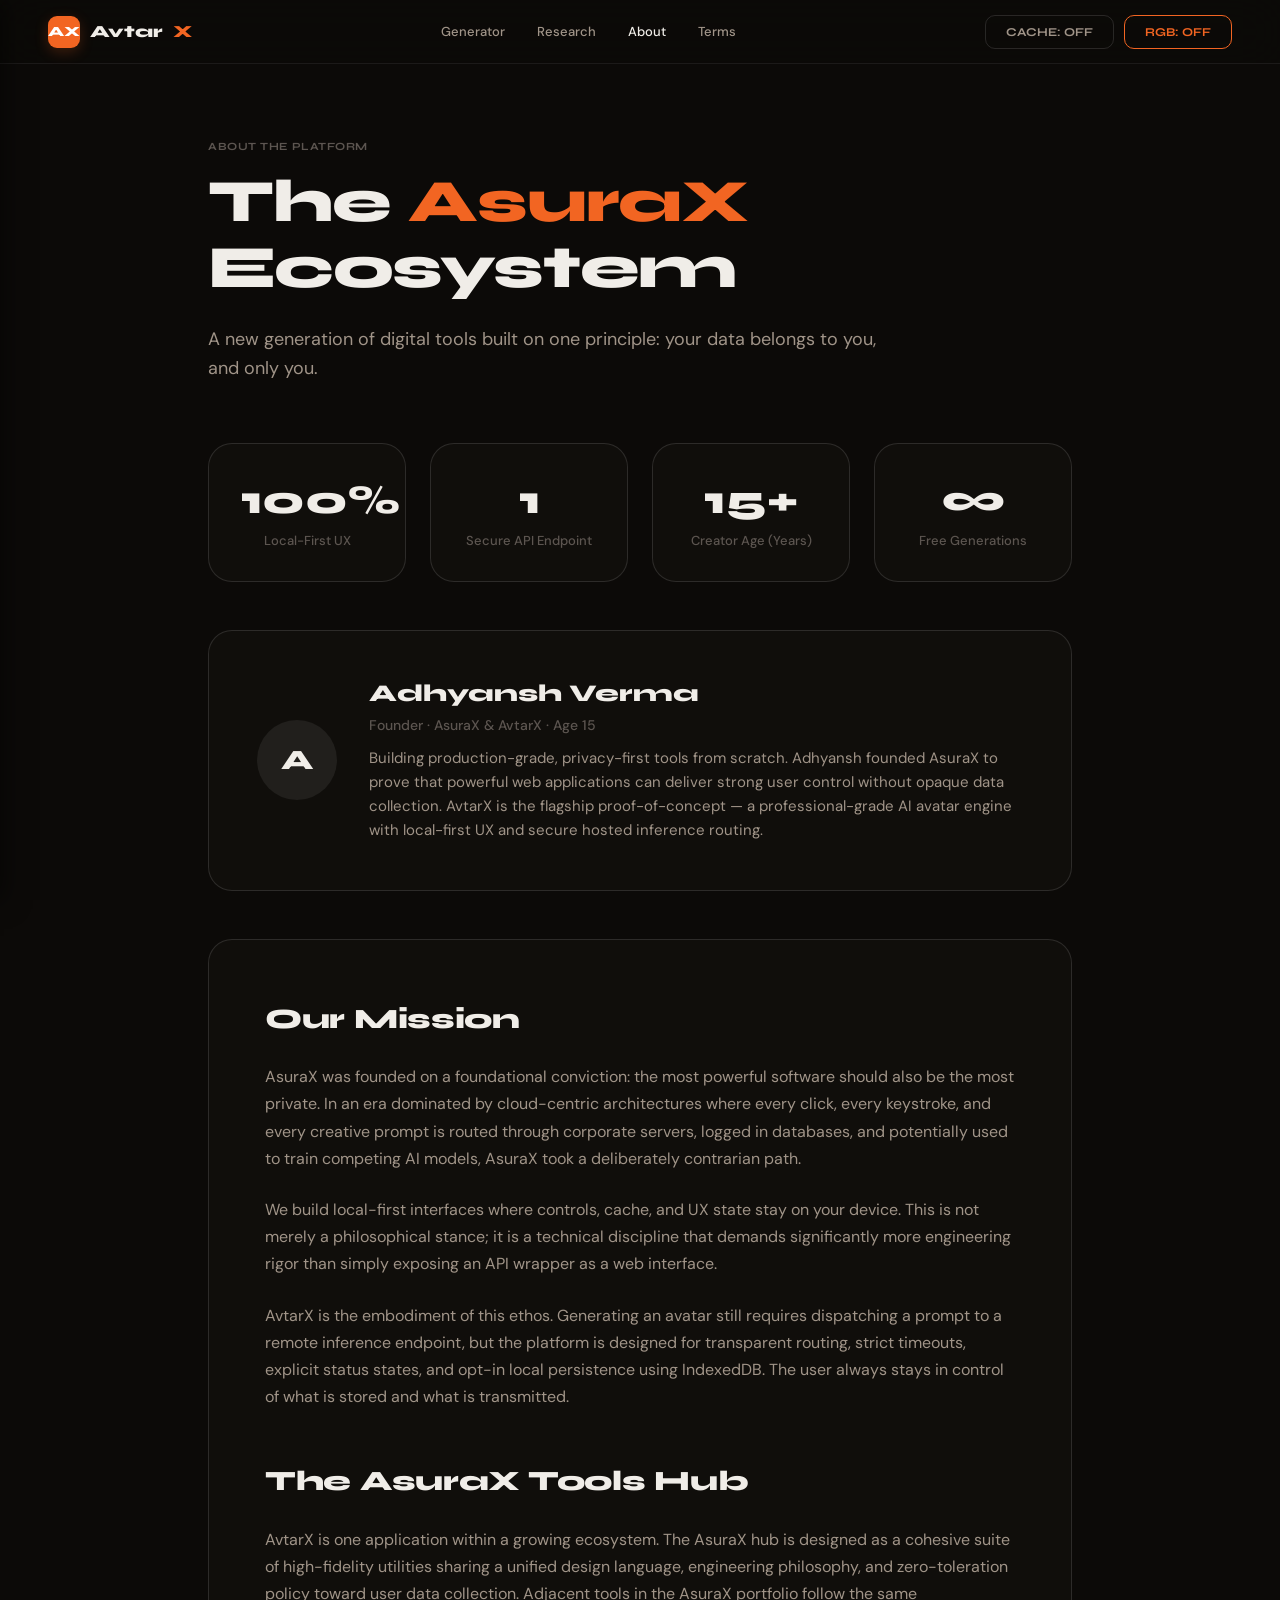
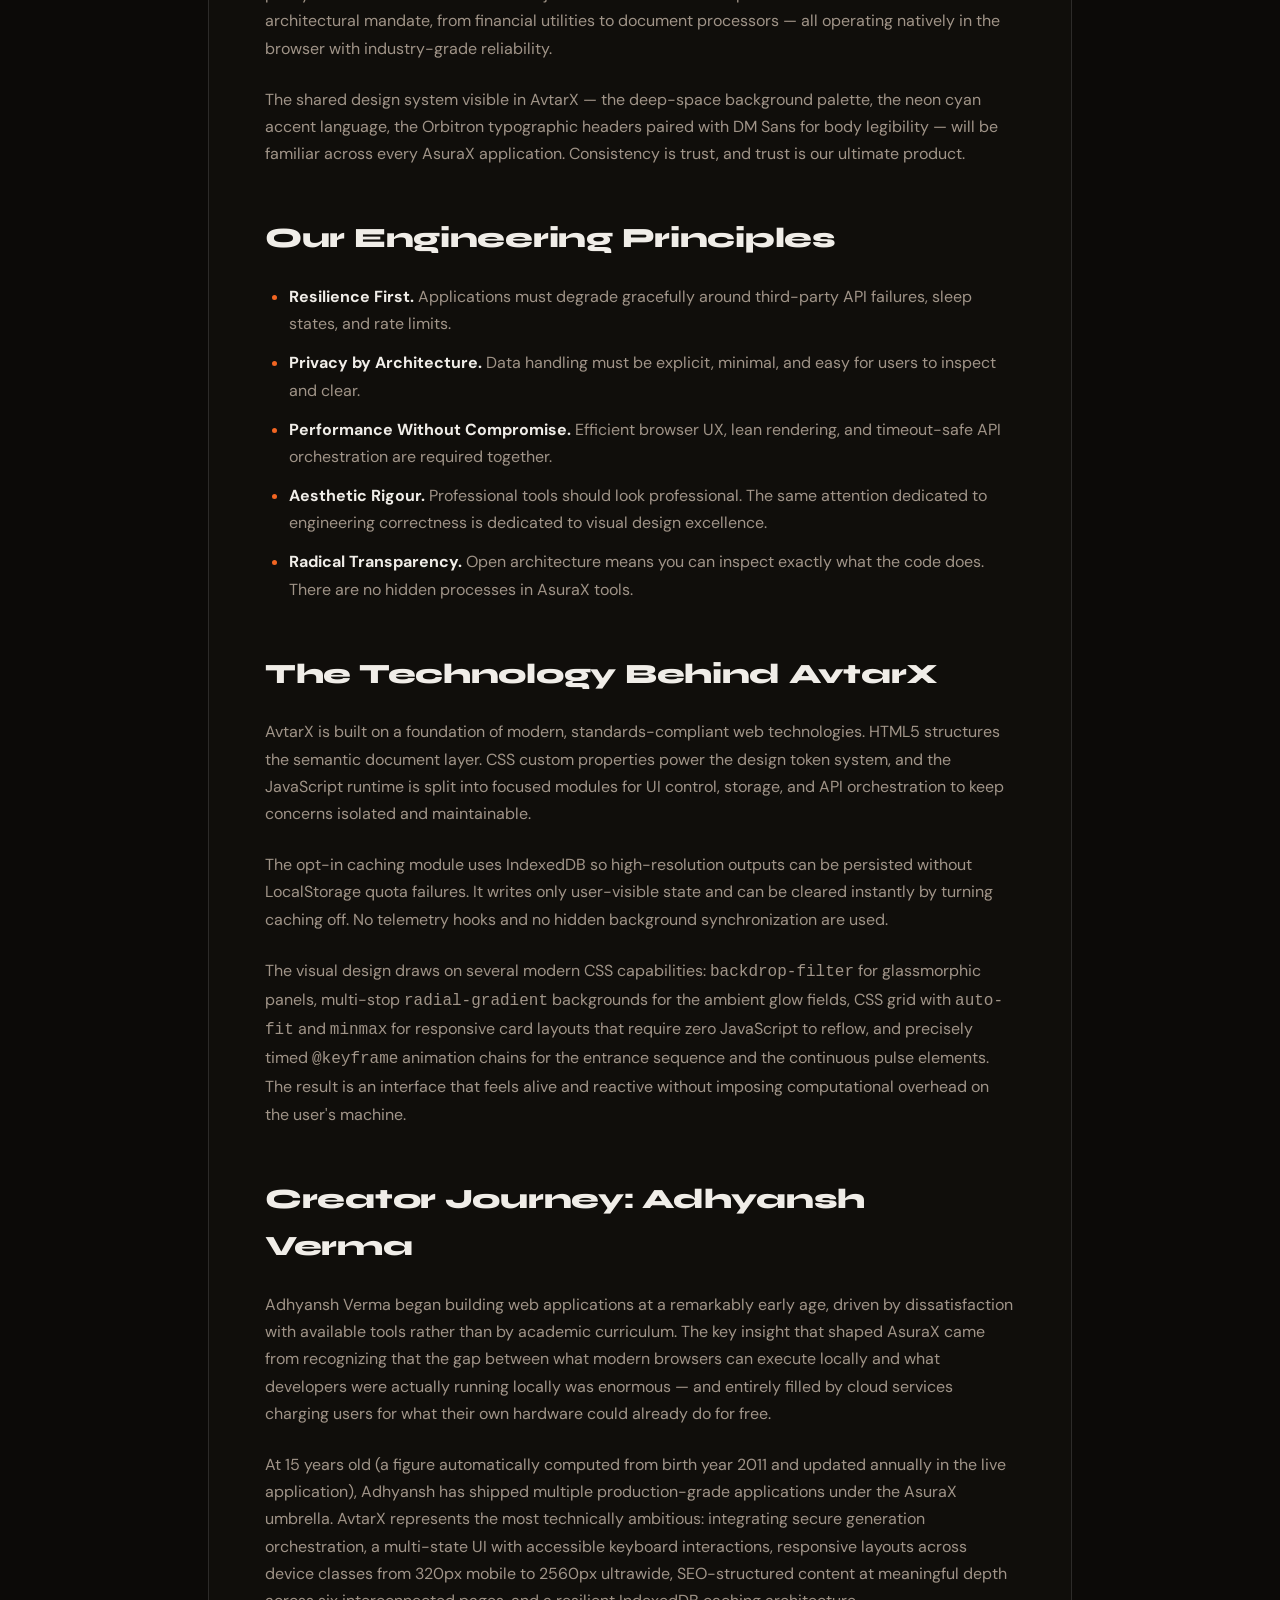
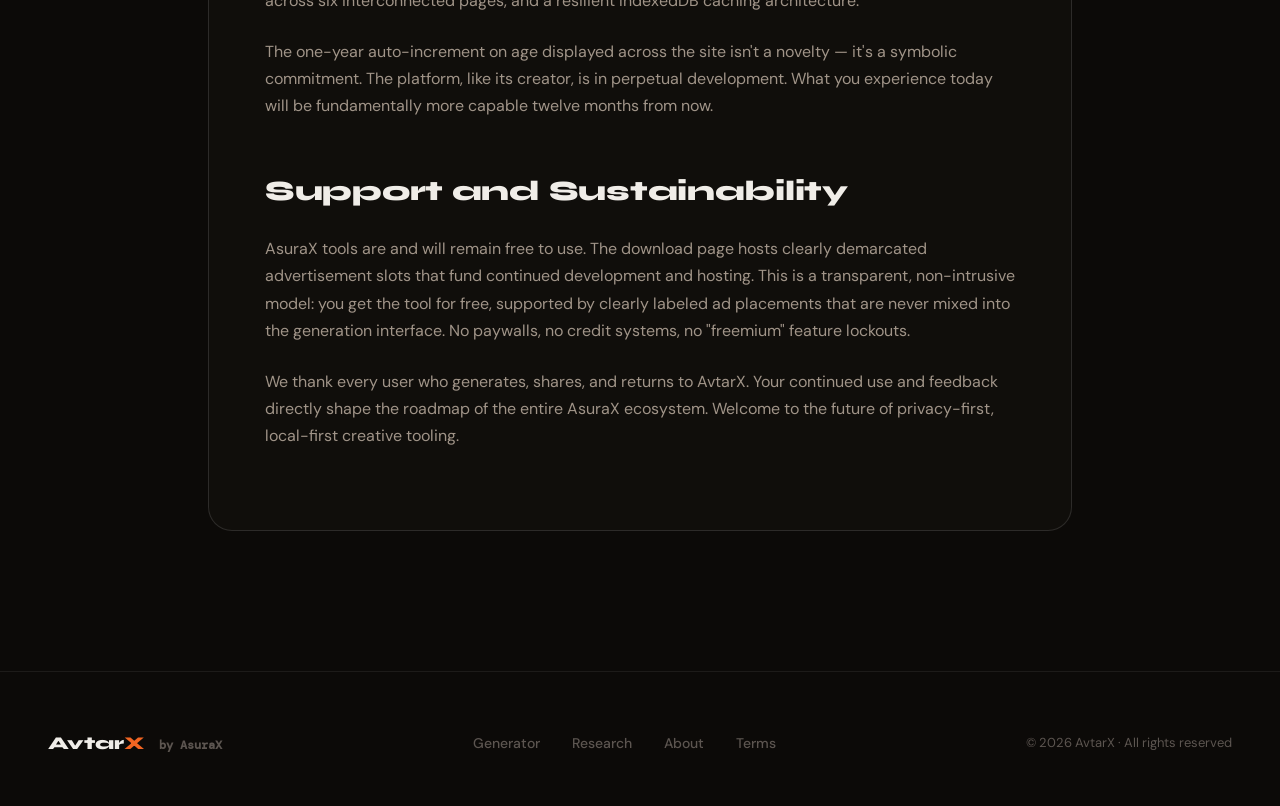
<file: about.html>
<!DOCTYPE html>
<html lang="en" data-theme="dark">
<head>
  <meta charset="UTF-8">
  <meta name="viewport" content="width=device-width, initial-scale=1.0">
  <title>About AvtarX — AsuraX Tools Hub</title>
  <meta name="description" content="Learn about AvtarX and the AsuraX Tools Hub. Discover our mission to democratize privacy-first AI tooling with local-first UX and secure API routing.">
  <meta name="keywords" content="AsuraX, AvtarX about, Adhyansh Verma, client-side AI tools, privacy tools, web application development">
  <meta name="robots" content="index, follow">
  <link rel="canonical" href="https://avtarx.github.io/about.html">
  <link rel="preconnect" href="https://fonts.googleapis.com">
  <link rel="preconnect" href="https://fonts.gstatic.com" crossorigin>
  <link href="https://fonts.googleapis.com/css2?family=Syne:wght@400;600;700;800&family=DM+Sans:ital,opsz,wght@0,9..40,300;0,9..40,400;0,9..40,500;0,9..40,600;1,9..40,400&family=DM+Mono:wght@400;500&family=Orbitron:wght@400;600;700;900&display=swap" rel="stylesheet">
  <link rel="manifest" href="manifest.json">
  <link rel="stylesheet" href="css/style.css">
</head>
<body>

  <nav class="nav">
    <a href="index.html" class="nav-logo">
      <div class="nav-logo-icon">AX</div>
      Avtar<span style="color:var(--accent)">X</span>
    </a>
    <div class="nav-links">
      <a href="index.html">Generator</a>
      <a href="blogs.html">Research</a>
      <a href="about.html" class="active">About</a>
      <a href="terms.html">Terms</a>
    </div>
    <div class="nav-right">
      <button class="btn btn-ghost" id="cache-toggle">Cache: OFF</button>
      <button class="btn btn-outline" id="rainbow-toggle">RGB: OFF</button>
      <button class="hamburger-btn" id="hamburger-open" aria-label="Open menu" aria-expanded="false" aria-controls="mob-drawer">
        <svg viewBox="0 0 24 24" fill="none" stroke="currentColor" stroke-width="2"><line x1="3" y1="6" x2="21" y2="6"/><line x1="3" y1="12" x2="21" y2="12"/><line x1="3" y1="18" x2="21" y2="18"/></svg>
      </button>
    </div>
  </nav>

  <div class="drawer-overlay" id="drawer-overlay" aria-hidden="true"></div>
  <aside class="mob-drawer" id="mob-drawer" aria-hidden="true">
    <div class="drawer-header">
      <div class="drawer-logo"><div class="nav-logo-icon" style="width:28px;height:28px;font-size:12px;">AX</div> AvtarX</div>
      <button class="drawer-close" id="drawer-close" aria-label="Close menu" aria-expanded="false" aria-controls="mob-drawer"><svg viewBox="0 0 24 24" fill="none" stroke="currentColor" stroke-width="2"><line x1="18" y1="6" x2="6" y2="18"/><line x1="6" y1="6" x2="18" y2="18"/></svg></button>
    </div>
    <div class="drawer-body">
      <a class="drawer-link" href="index.html">Generator</a>
      <a class="drawer-link" href="blogs.html">Research</a>
      <a class="drawer-link active" href="about.html">About</a>
      <a class="drawer-link" href="terms.html">Terms</a>
    </div>
    <div class="drawer-footer">© 2026 AvtarX · AsuraX Hub</div>
  </aside>

  <main class="page-wrap">
    <div class="page-eyebrow">About the Platform</div>
    <h1 class="page-heading">The <em class="accent-text">AsuraX</em> Ecosystem</h1>
    <p class="page-lead">A new generation of digital tools built on one principle: your data belongs to you, and only you.</p>

    <!-- Stats -->
    <div class="about-stat-grid">
      <div class="stat-card">
        <div class="stat-value rainbow-text">100%</div>
        <div class="stat-label">Local-First UX</div>
      </div>
      <div class="stat-card">
        <div class="stat-value rainbow-text">1</div>
        <div class="stat-label">Secure API Endpoint</div>
      </div>
      <div class="stat-card">
        <div class="stat-value rainbow-text"><span class="auto-age">15</span>+</div>
        <div class="stat-label">Creator Age (Years)</div>
      </div>
      <div class="stat-card">
        <div class="stat-value rainbow-text">∞</div>
        <div class="stat-label">Free Generations</div>
      </div>
    </div>

    <!-- Creator Card -->
    <div class="creator-card">
      <div class="creator-avatar">A</div>
      <div class="creator-info">
        <div class="creator-name">Adhyansh Verma</div>
        <div class="creator-role">Founder · AsuraX &amp; AvtarX · Age <span class="auto-age">15</span></div>
        <div class="creator-bio">
          Building production-grade, privacy-first tools from scratch. Adhyansh founded AsuraX to prove that powerful web applications can deliver strong user control without opaque data collection. AvtarX is the flagship proof-of-concept — a professional-grade AI avatar engine with local-first UX and secure hosted inference routing.
        </div>
      </div>
    </div>

    <!-- Main Prose -->
    <div class="prose-card">
      <h2>Our Mission</h2>
      <p>AsuraX was founded on a foundational conviction: the most powerful software should also be the most private. In an era dominated by cloud-centric architectures where every click, every keystroke, and every creative prompt is routed through corporate servers, logged in databases, and potentially used to train competing AI models, AsuraX took a deliberately contrarian path.</p>
      <p>We build local-first interfaces where controls, cache, and UX state stay on your device. This is not merely a philosophical stance; it is a technical discipline that demands significantly more engineering rigor than simply exposing an API wrapper as a web interface.</p>
      <p>AvtarX is the embodiment of this ethos. Generating an avatar still requires dispatching a prompt to a remote inference endpoint, but the platform is designed for transparent routing, strict timeouts, explicit status states, and opt-in local persistence using IndexedDB. The user always stays in control of what is stored and what is transmitted.</p>

      <h2>The AsuraX Tools Hub</h2>
      <p>AvtarX is one application within a growing ecosystem. The AsuraX hub is designed as a cohesive suite of high-fidelity utilities sharing a unified design language, engineering philosophy, and zero-toleration policy toward user data collection. Adjacent tools in the AsuraX portfolio follow the same architectural mandate, from financial utilities to document processors — all operating natively in the browser with industry-grade reliability.</p>
      <p>The shared design system visible in AvtarX — the deep-space background palette, the neon cyan accent language, the Orbitron typographic headers paired with DM Sans for body legibility — will be familiar across every AsuraX application. Consistency is trust, and trust is our ultimate product.</p>

      <h2>Our Engineering Principles</h2>
      <ul>
        <li><strong>Resilience First.</strong> Applications must degrade gracefully around third-party API failures, sleep states, and rate limits.</li>
        <li><strong>Privacy by Architecture.</strong> Data handling must be explicit, minimal, and easy for users to inspect and clear.</li>
        <li><strong>Performance Without Compromise.</strong> Efficient browser UX, lean rendering, and timeout-safe API orchestration are required together.</li>
        <li><strong>Aesthetic Rigour.</strong> Professional tools should look professional. The same attention dedicated to engineering correctness is dedicated to visual design excellence.</li>
        <li><strong>Radical Transparency.</strong> Open architecture means you can inspect exactly what the code does. There are no hidden processes in AsuraX tools.</li>
      </ul>

      <h2>The Technology Behind AvtarX</h2>
      <p>AvtarX is built on a foundation of modern, standards-compliant web technologies. HTML5 structures the semantic document layer. CSS custom properties power the design token system, and the JavaScript runtime is split into focused modules for UI control, storage, and API orchestration to keep concerns isolated and maintainable.</p>
      <p>The opt-in caching module uses IndexedDB so high-resolution outputs can be persisted without LocalStorage quota failures. It writes only user-visible state and can be cleared instantly by turning caching off. No telemetry hooks and no hidden background synchronization are used.</p>
      <p>The visual design draws on several modern CSS capabilities: <code>backdrop-filter</code> for glassmorphic panels, multi-stop <code>radial-gradient</code> backgrounds for the ambient glow fields, CSS grid with <code>auto-fit</code> and <code>minmax</code> for responsive card layouts that require zero JavaScript to reflow, and precisely timed <code>@keyframe</code> animation chains for the entrance sequence and the continuous pulse elements. The result is an interface that feels alive and reactive without imposing computational overhead on the user's machine.</p>

      <h2>Creator Journey: Adhyansh Verma</h2>
      <p>Adhyansh Verma began building web applications at a remarkably early age, driven by dissatisfaction with available tools rather than by academic curriculum. The key insight that shaped AsuraX came from recognizing that the gap between what modern browsers can execute locally and what developers were actually running locally was enormous — and entirely filled by cloud services charging users for what their own hardware could already do for free.</p>
      <p>At <span class="auto-age">15</span> years old (a figure automatically computed from birth year 2011 and updated annually in the live application), Adhyansh has shipped multiple production-grade applications under the AsuraX umbrella. AvtarX represents the most technically ambitious: integrating secure generation orchestration, a multi-state UI with accessible keyboard interactions, responsive layouts across device classes from 320px mobile to 2560px ultrawide, SEO-structured content at meaningful depth across six interconnected pages, and a resilient IndexedDB caching architecture.</p>
      <p>The one-year auto-increment on age displayed across the site isn't a novelty — it's a symbolic commitment. The platform, like its creator, is in perpetual development. What you experience today will be fundamentally more capable twelve months from now.</p>

      <h2>Support and Sustainability</h2>
      <p>AsuraX tools are and will remain free to use. The download page hosts clearly demarcated advertisement slots that fund continued development and hosting. This is a transparent, non-intrusive model: you get the tool for free, supported by clearly labeled ad placements that are never mixed into the generation interface. No paywalls, no credit systems, no "freemium" feature lockouts.</p>
      <p>We thank every user who generates, shares, and returns to AvtarX. Your continued use and feedback directly shape the roadmap of the entire AsuraX ecosystem. Welcome to the future of privacy-first, local-first creative tooling.</p>
    </div>
  </main>

  <footer class="footer">
    <div class="footer-inner">
      <div class="footer-brand">Avtar<span>X</span> <span style="color:var(--text-3);font-size:12px;font-family:var(--font-m);margin-left:8px;">by AsuraX</span></div>
      <nav class="footer-links">
        <a href="index.html">Generator</a>
        <a href="blogs.html">Research</a>
        <a href="about.html">About</a>
        <a href="terms.html">Terms</a>
      </nav>
      <div class="footer-copy">© <span id="yr"></span> AvtarX · All rights reserved</div>
    </div>
  </footer>

  <script type="module" src="js/app.js"></script>
  <script>document.getElementById('yr').textContent = new Date().getFullYear();</script>
</body>
</html>
</file>
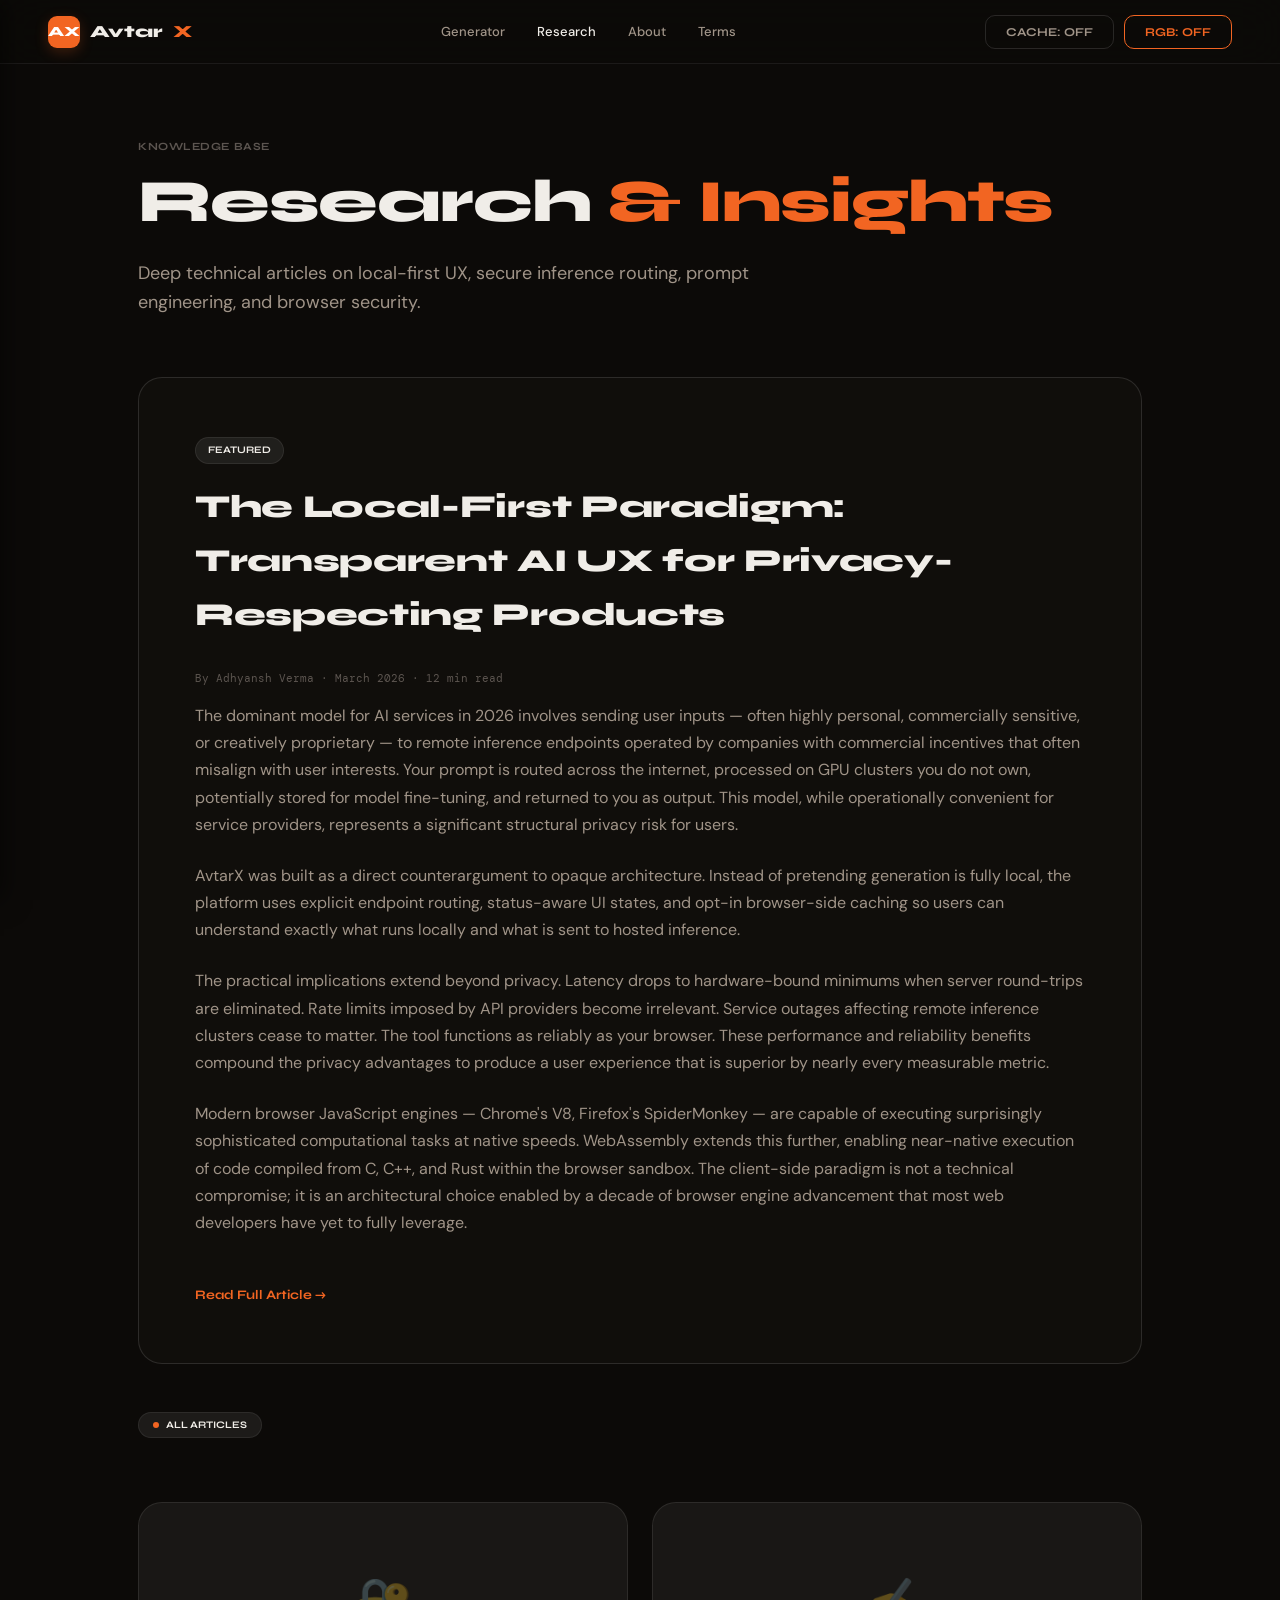
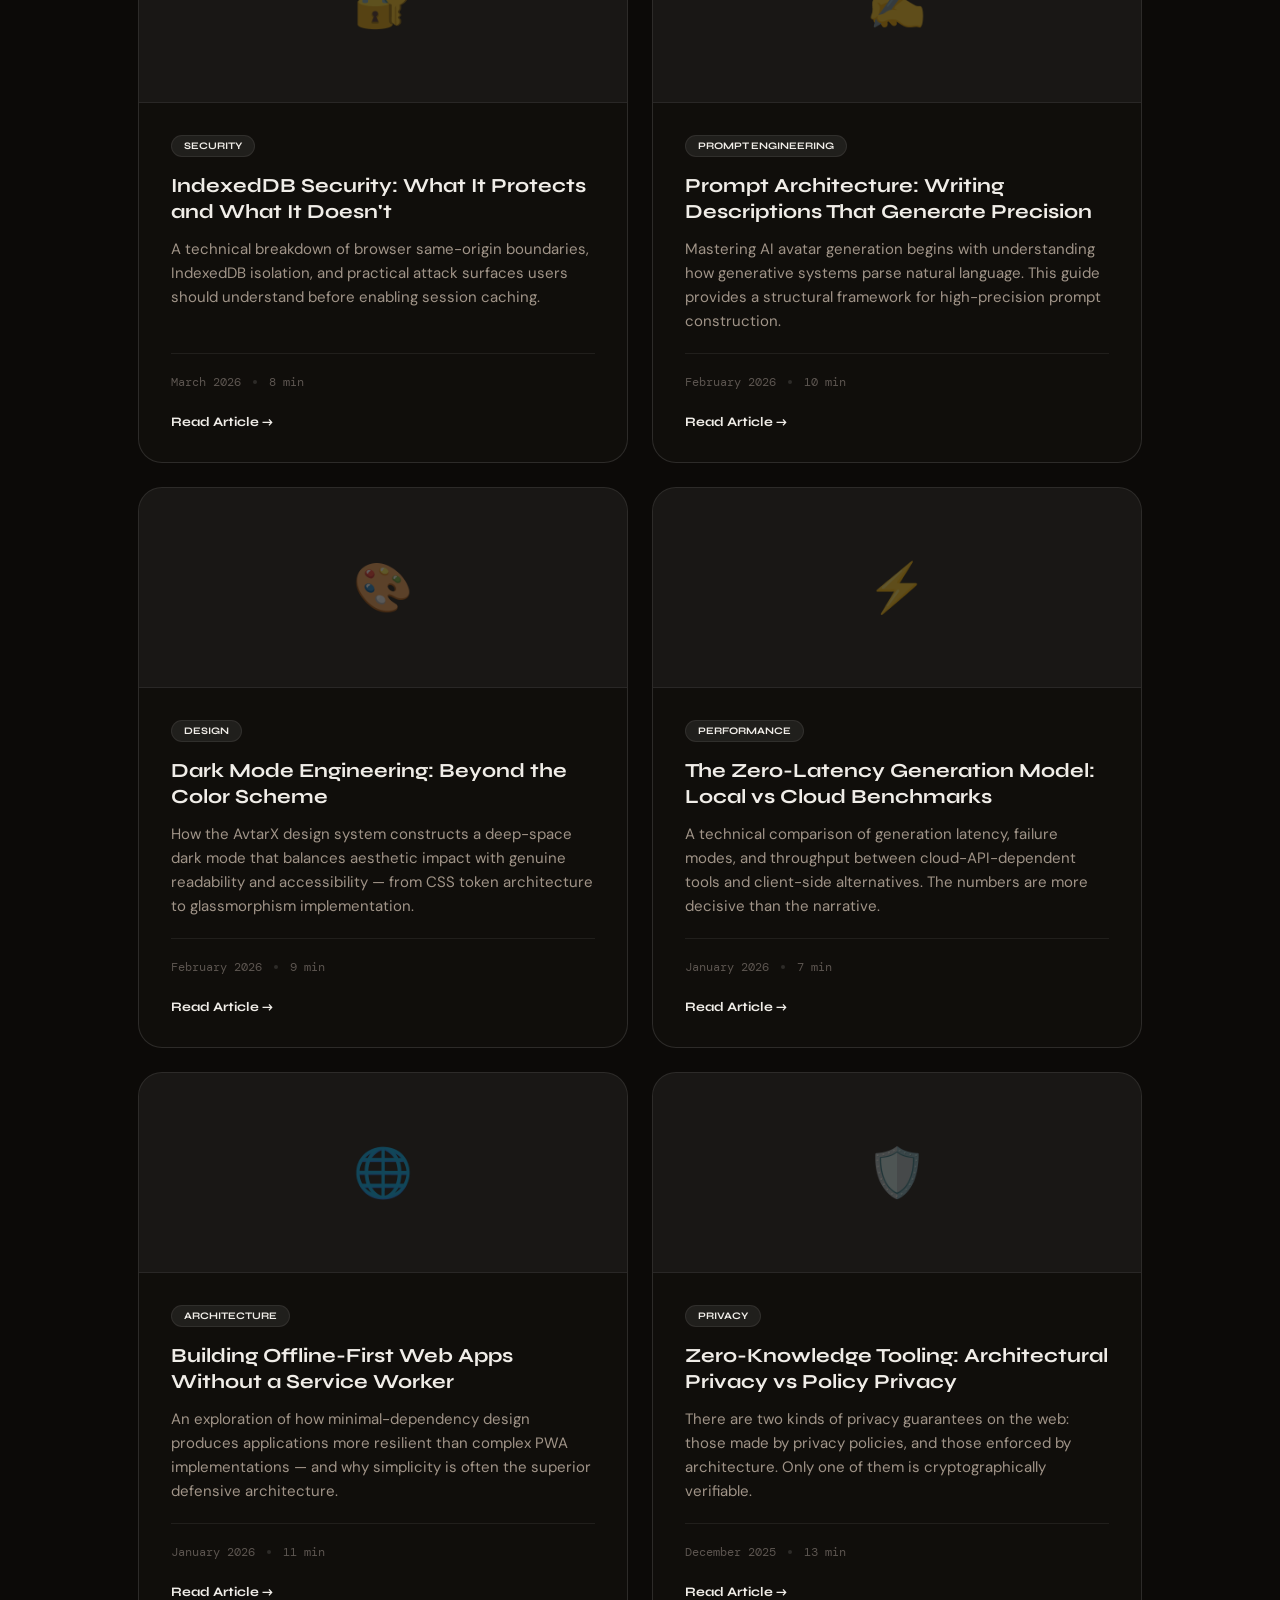
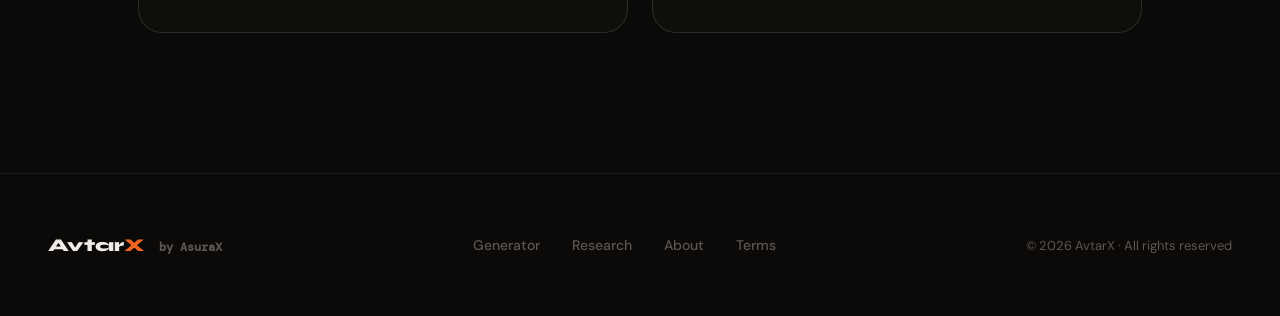
<file: blogs.html>
<!DOCTYPE html>
<html lang="en" data-theme="dark">
<head>
  <meta charset="UTF-8">
  <meta name="viewport" content="width=device-width, initial-scale=1.0">
  <title>Research Hub — AvtarX | AsuraX</title>
  <meta name="description" content="The AvtarX Research Hub: deep technical articles on privacy-first AI architecture, prompt engineering, browser security, and local-first web UX.">
  <meta name="keywords" content="AI avatar research, client-side architecture, prompt engineering, web privacy, browser API, AsuraX blog">
  <meta name="robots" content="index, follow">
  <link rel="canonical" href="https://avtarx.github.io/blogs.html">
  <link rel="preconnect" href="https://fonts.googleapis.com">
  <link rel="preconnect" href="https://fonts.gstatic.com" crossorigin>
  <link href="https://fonts.googleapis.com/css2?family=Syne:wght@400;600;700;800&family=DM+Sans:ital,opsz,wght@0,9..40,300;0,9..40,400;0,9..40,500;0,9..40,600;1,9..40,400&family=DM+Mono:wght@400;500&family=Orbitron:wght@400;600;700;900&display=swap" rel="stylesheet">
  <link rel="manifest" href="manifest.json">
  <link rel="stylesheet" href="css/style.css">
</head>
<body>
  <nav class="nav">
    <a href="index.html" class="nav-logo"><div class="nav-logo-icon">AX</div>Avtar<span style="color:var(--accent)">X</span></a>
    <div class="nav-links">
      <a href="index.html">Generator</a>
      <a href="blogs.html" class="active">Research</a>
      <a href="about.html">About</a>
      <a href="terms.html">Terms</a>
    </div>
    <div class="nav-right">
      <button class="btn btn-ghost" id="cache-toggle">Cache: OFF</button>
      <button class="btn btn-outline" id="rainbow-toggle">RGB: OFF</button>
      <button class="hamburger-btn" id="hamburger-open" aria-label="Open menu" aria-expanded="false" aria-controls="mob-drawer">
        <svg viewBox="0 0 24 24" fill="none" stroke="currentColor" stroke-width="2"><line x1="3" y1="6" x2="21" y2="6"/><line x1="3" y1="12" x2="21" y2="12"/><line x1="3" y1="18" x2="21" y2="18"/></svg>
      </button>
    </div>
  </nav>
  <div class="drawer-overlay" id="drawer-overlay" aria-hidden="true"></div>
  <aside class="mob-drawer" id="mob-drawer" aria-hidden="true">
    <div class="drawer-header">
      <div class="drawer-logo"><div class="nav-logo-icon" style="width:28px;height:28px;font-size:12px;">AX</div> AvtarX</div>
      <button class="drawer-close" id="drawer-close" aria-label="Close menu" aria-expanded="false" aria-controls="mob-drawer"><svg viewBox="0 0 24 24" fill="none" stroke="currentColor" stroke-width="2"><line x1="18" y1="6" x2="6" y2="18"/><line x1="6" y1="6" x2="18" y2="18"/></svg></button>
    </div>
    <div class="drawer-body">
      <a class="drawer-link" href="index.html">Generator</a>
      <a class="drawer-link active" href="blogs.html">Research</a>
      <a class="drawer-link" href="about.html">About</a>
      <a class="drawer-link" href="terms.html">Terms</a>
    </div>
    <div class="drawer-footer">© 2026 AvtarX · AsuraX Hub</div>
  </aside>

  <main class="page-wrap" style="max-width:1100px;">
    <div class="page-eyebrow">Knowledge Base</div>
    <h1 class="page-heading">Research <em class="accent-text">&amp; Insights</em></h1>
    <p class="page-lead">Deep technical articles on local-first UX, secure inference routing, prompt engineering, and browser security.</p>

    <!-- Featured Article -->
    <div class="prose-card" style="margin-bottom:48px;">
      <div class="blog-tag" style="margin-bottom:16px;">Featured</div>
      <h2 style="margin-top:0; border:none; font-size:clamp(22px,3vw,32px);">The Local-First Paradigm: Transparent AI UX for Privacy-Respecting Products</h2>
      <p style="margin-bottom:12px;"><span style="font-family:var(--font-m);font-size:11px;color:var(--text-3);">By Adhyansh Verma · March 2026 · 12 min read</span></p>
      <p>The dominant model for AI services in 2026 involves sending user inputs — often highly personal, commercially sensitive, or creatively proprietary — to remote inference endpoints operated by companies with commercial incentives that often misalign with user interests. Your prompt is routed across the internet, processed on GPU clusters you do not own, potentially stored for model fine-tuning, and returned to you as output. This model, while operationally convenient for service providers, represents a significant structural privacy risk for users.</p>
      <p>AvtarX was built as a direct counterargument to opaque architecture. Instead of pretending generation is fully local, the platform uses explicit endpoint routing, status-aware UI states, and opt-in browser-side caching so users can understand exactly what runs locally and what is sent to hosted inference.</p>
      <p>The practical implications extend beyond privacy. Latency drops to hardware-bound minimums when server round-trips are eliminated. Rate limits imposed by API providers become irrelevant. Service outages affecting remote inference clusters cease to matter. The tool functions as reliably as your browser. These performance and reliability benefits compound the privacy advantages to produce a user experience that is superior by nearly every measurable metric.</p>
      <p>Modern browser JavaScript engines — Chrome's V8, Firefox's SpiderMonkey — are capable of executing surprisingly sophisticated computational tasks at native speeds. WebAssembly extends this further, enabling near-native execution of code compiled from C, C++, and Rust within the browser sandbox. The client-side paradigm is not a technical compromise; it is an architectural choice enabled by a decade of browser engine advancement that most web developers have yet to fully leverage.</p>
      <a href="blogs_temp.html" class="blog-read-more">Read Full Article →</a>
    </div>

    <!-- Blog Grid -->
    <div class="section-tag" style="margin-bottom:24px;"><span class="dot"></span> All Articles</div>
    <div class="blog-grid">

      <article class="blog-card">
        <div class="blog-card-thumb">
          <div class="blog-card-thumb-inner">🔐</div>
        </div>
        <div class="blog-card-body">
          <div class="blog-tag">Security</div>
          <div class="blog-title">IndexedDB Security: What It Protects and What It Doesn't</div>
          <div class="blog-excerpt">A technical breakdown of browser same-origin boundaries, IndexedDB isolation, and practical attack surfaces users should understand before enabling session caching.</div>
          <div class="blog-meta">
            <span>March 2026</span>
            <span class="blog-meta-dot"></span>
            <span>8 min</span>
          </div>
          <a href="blogs_temp.html" class="blog-read-more">Read Article →</a>
        </div>
      </article>

      <article class="blog-card">
        <div class="blog-card-thumb">
          <div class="blog-card-thumb-inner">✍️</div>
        </div>
        <div class="blog-card-body">
          <div class="blog-tag">Prompt Engineering</div>
          <div class="blog-title">Prompt Architecture: Writing Descriptions That Generate Precision</div>
          <div class="blog-excerpt">Mastering AI avatar generation begins with understanding how generative systems parse natural language. This guide provides a structural framework for high-precision prompt construction.</div>
          <div class="blog-meta">
            <span>February 2026</span>
            <span class="blog-meta-dot"></span>
            <span>10 min</span>
          </div>
          <a href="blogs_temp.html" class="blog-read-more">Read Article →</a>
        </div>
      </article>

      <article class="blog-card">
        <div class="blog-card-thumb">
          <div class="blog-card-thumb-inner">🎨</div>
        </div>
        <div class="blog-card-body">
          <div class="blog-tag">Design</div>
          <div class="blog-title">Dark Mode Engineering: Beyond the Color Scheme</div>
          <div class="blog-excerpt">How the AvtarX design system constructs a deep-space dark mode that balances aesthetic impact with genuine readability and accessibility — from CSS token architecture to glassmorphism implementation.</div>
          <div class="blog-meta">
            <span>February 2026</span>
            <span class="blog-meta-dot"></span>
            <span>9 min</span>
          </div>
          <a href="blogs_temp.html" class="blog-read-more">Read Article →</a>
        </div>
      </article>

      <article class="blog-card">
        <div class="blog-card-thumb">
          <div class="blog-card-thumb-inner">⚡</div>
        </div>
        <div class="blog-card-body">
          <div class="blog-tag">Performance</div>
          <div class="blog-title">The Zero-Latency Generation Model: Local vs Cloud Benchmarks</div>
          <div class="blog-excerpt">A technical comparison of generation latency, failure modes, and throughput between cloud-API-dependent tools and client-side alternatives. The numbers are more decisive than the narrative.</div>
          <div class="blog-meta">
            <span>January 2026</span>
            <span class="blog-meta-dot"></span>
            <span>7 min</span>
          </div>
          <a href="blogs_temp.html" class="blog-read-more">Read Article →</a>
        </div>
      </article>

      <article class="blog-card">
        <div class="blog-card-thumb">
          <div class="blog-card-thumb-inner">🌐</div>
        </div>
        <div class="blog-card-body">
          <div class="blog-tag">Architecture</div>
          <div class="blog-title">Building Offline-First Web Apps Without a Service Worker</div>
          <div class="blog-excerpt">An exploration of how minimal-dependency design produces applications more resilient than complex PWA implementations — and why simplicity is often the superior defensive architecture.</div>
          <div class="blog-meta">
            <span>January 2026</span>
            <span class="blog-meta-dot"></span>
            <span>11 min</span>
          </div>
          <a href="blogs_temp.html" class="blog-read-more">Read Article →</a>
        </div>
      </article>

      <article class="blog-card">
        <div class="blog-card-thumb">
          <div class="blog-card-thumb-inner">🛡️</div>
        </div>
        <div class="blog-card-body">
          <div class="blog-tag">Privacy</div>
          <div class="blog-title">Zero-Knowledge Tooling: Architectural Privacy vs Policy Privacy</div>
          <div class="blog-excerpt">There are two kinds of privacy guarantees on the web: those made by privacy policies, and those enforced by architecture. Only one of them is cryptographically verifiable.</div>
          <div class="blog-meta">
            <span>December 2025</span>
            <span class="blog-meta-dot"></span>
            <span>13 min</span>
          </div>
          <a href="blogs_temp.html" class="blog-read-more">Read Article →</a>
        </div>
      </article>

    </div>
  </main>

  <footer class="footer">
    <div class="footer-inner">
      <div class="footer-brand">Avtar<span>X</span> <span style="color:var(--text-3);font-size:12px;font-family:var(--font-m);margin-left:8px;">by AsuraX</span></div>
      <nav class="footer-links">
        <a href="index.html">Generator</a>
        <a href="blogs.html">Research</a>
        <a href="about.html">About</a>
        <a href="terms.html">Terms</a>
      </nav>
      <div class="footer-copy">© <span id="yr"></span> AvtarX · All rights reserved</div>
    </div>
  </footer>
  <script type="module" src="js/app.js"></script>
  <script>document.getElementById('yr').textContent = new Date().getFullYear();</script>
</body>
</html>
</file>
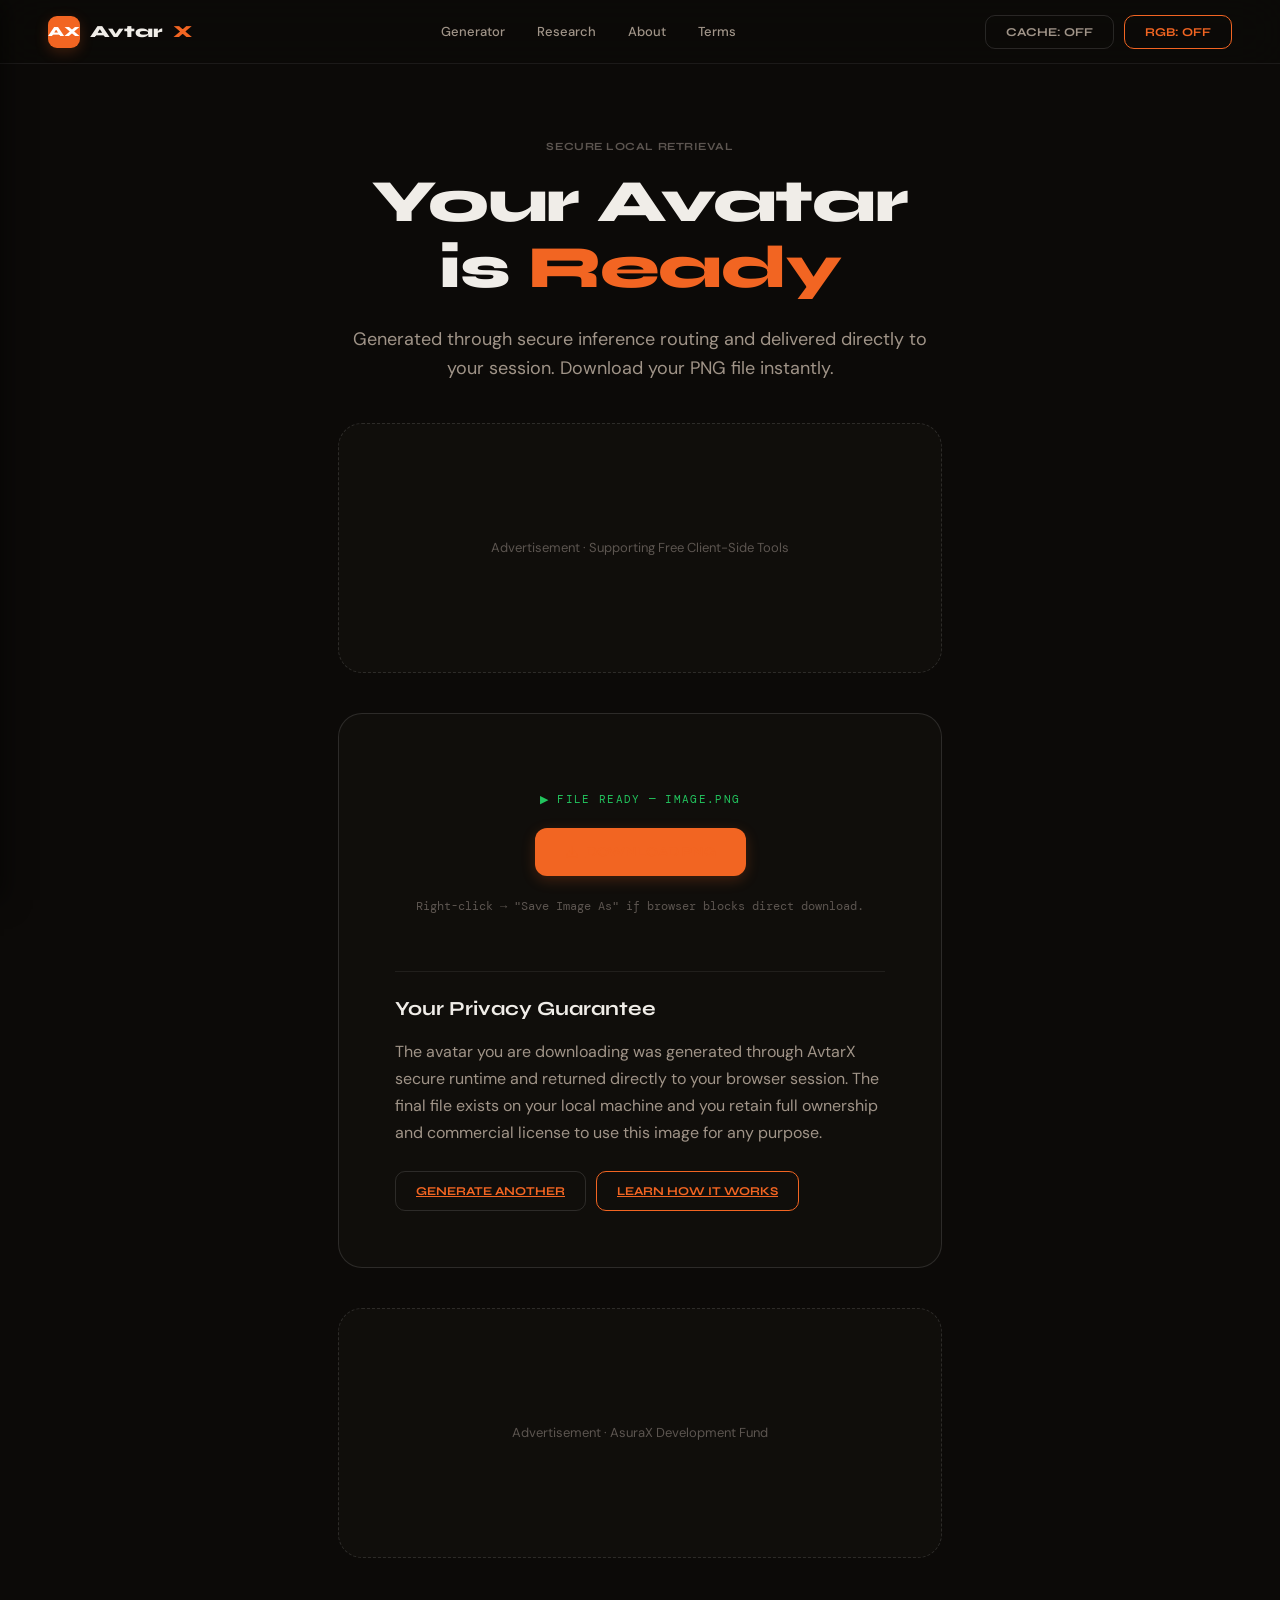
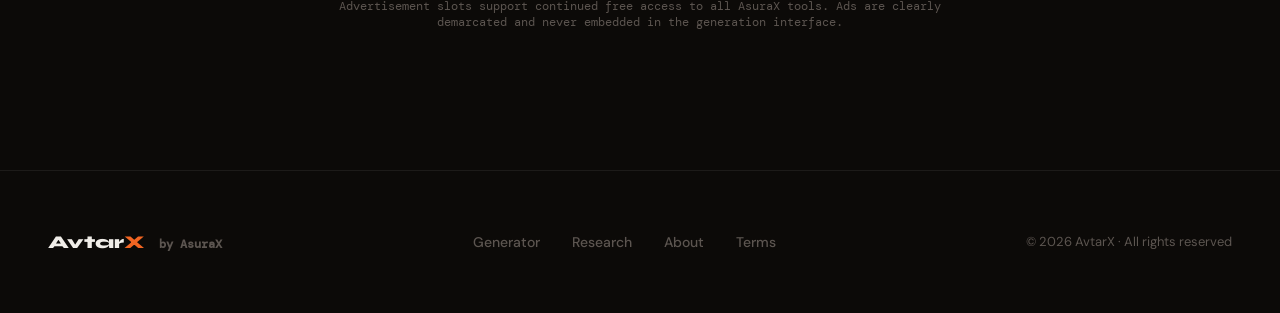
<file: download.html>
<!DOCTYPE html>
<html lang="en" data-theme="dark">
<head>
  <meta charset="UTF-8">
  <meta name="viewport" content="width=device-width, initial-scale=1.0">
  <title>Download Avatar — AvtarX | AsuraX</title>
  <meta name="description" content="Download your generated AvtarX avatar. Privacy-first flow, instant output, and local file ownership with accountless access.">
  <meta name="robots" content="index, follow">
  <link rel="preconnect" href="https://fonts.googleapis.com">
  <link rel="preconnect" href="https://fonts.gstatic.com" crossorigin>
  <link href="https://fonts.googleapis.com/css2?family=Syne:wght@400;600;700;800&family=DM+Sans:ital,opsz,wght@0,9..40,300;0,9..40,400;0,9..40,500;0,9..40,600;1,9..40,400&family=DM+Mono:wght@400;500&family=Orbitron:wght@400;600;700;900&display=swap" rel="stylesheet">
  <link rel="manifest" href="manifest.json">
  <link rel="stylesheet" href="css/style.css">
</head>
<body>
  <nav class="nav">
    <a href="index.html" class="nav-logo"><div class="nav-logo-icon">AX</div>Avtar<span style="color:var(--accent)">X</span></a>
    <div class="nav-links">
      <a href="index.html">Generator</a>
      <a href="blogs.html">Research</a>
      <a href="about.html">About</a>
      <a href="terms.html">Terms</a>
    </div>
    <div class="nav-right">
      <button class="btn btn-ghost" id="cache-toggle">Cache: OFF</button>
      <button class="btn btn-outline" id="rainbow-toggle">RGB: OFF</button>
      <button class="hamburger-btn" id="hamburger-open" aria-label="Open menu" aria-expanded="false" aria-controls="mob-drawer">
        <svg viewBox="0 0 24 24" fill="none" stroke="currentColor" stroke-width="2"><line x1="3" y1="6" x2="21" y2="6"/><line x1="3" y1="12" x2="21" y2="12"/><line x1="3" y1="18" x2="21" y2="18"/></svg>
      </button>
    </div>
  </nav>
  <div class="drawer-overlay" id="drawer-overlay" aria-hidden="true"></div>
  <aside class="mob-drawer" id="mob-drawer" aria-hidden="true">
    <div class="drawer-header">
      <div class="drawer-logo"><div class="nav-logo-icon" style="width:28px;height:28px;font-size:12px;">AX</div> AvtarX</div>
      <button class="drawer-close" id="drawer-close" aria-label="Close menu" aria-expanded="false" aria-controls="mob-drawer"><svg viewBox="0 0 24 24" fill="none" stroke="currentColor" stroke-width="2"><line x1="18" y1="6" x2="6" y2="18"/><line x1="6" y1="6" x2="18" y2="18"/></svg></button>
    </div>
    <div class="drawer-body">
      <a class="drawer-link" href="index.html">Generator</a>
      <a class="drawer-link" href="blogs.html">Research</a>
      <a class="drawer-link" href="about.html">About</a>
      <a class="drawer-link" href="terms.html">Terms</a>
    </div>
    <div class="drawer-footer">© 2026 AvtarX · AsuraX Hub</div>
  </aside>

  <main class="page-wrap" style="max-width:700px;text-align:center;">
    <div class="page-eyebrow" style="justify-content:center;">Secure Local Retrieval</div>
    <h1 class="page-heading">Your Avatar is <em class="accent-text">Ready</em></h1>
    <p class="page-lead" style="margin:0 auto 40px;">Generated through secure inference routing and delivered directly to your session. Download your PNG file instantly.</p>

    <!-- Ad Slot -->
    <div class="ad-slot">
      <p>Advertisement · Supporting Free Client-Side Tools</p>
    </div>

    <!-- Download Card -->
    <div class="prose-card" style="text-align:left;margin-bottom:32px;">
      <div style="display:flex;flex-direction:column;align-items:center;gap:20px;padding:20px 0;">
        <div style="font-family:var(--font-m);font-size:11px;color:var(--green);letter-spacing:.12em;text-transform:uppercase;">▶ File Ready — image.png</div>
        <a href="image.png" download="AvtarX-avatar.png" class="btn btn-primary btn-lg">
          <svg width="16" height="16" viewBox="0 0 24 24" fill="none" stroke="currentColor" stroke-width="2"><path d="M21 15v4a2 2 0 01-2 2H5a2 2 0 01-2-2v-4"/><polyline points="7 10 12 15 17 10"/><line x1="12" y1="15" x2="12" y2="3"/></svg>
          Download PNG
        </a>
        <p style="font-size:12px;color:var(--text-3);font-family:var(--font-m);">Right-click → "Save Image As" if browser blocks direct download.</p>
      </div>
      <div style="border-top:1px solid var(--border);padding-top:20px;margin-top:10px;">
        <h3 style="margin-top:0;margin-bottom:12px;">Your Privacy Guarantee</h3>
        <p>The avatar you are downloading was generated through AvtarX secure runtime and returned directly to your browser session. The final file exists on your local machine and you retain full ownership and commercial license to use this image for any purpose.</p>
        <div style="display:flex;gap:10px;flex-wrap:wrap;margin-top:16px;">
          <a href="index.html" class="btn btn-ghost">Generate Another</a>
          <a href="about.html" class="btn btn-outline">Learn How It Works</a>
        </div>
      </div>
    </div>

    <!-- Ad Slot 2 -->
    <div class="ad-slot">
      <p>Advertisement · AsuraX Development Fund</p>
    </div>

    <p style="font-size:12px;color:var(--text-3);font-family:var(--font-m);margin-top:32px;">Advertisement slots support continued free access to all AsuraX tools. Ads are clearly demarcated and never embedded in the generation interface.</p>
  </main>

  <footer class="footer">
    <div class="footer-inner">
      <div class="footer-brand">Avtar<span>X</span> <span style="color:var(--text-3);font-size:12px;font-family:var(--font-m);margin-left:8px;">by AsuraX</span></div>
      <nav class="footer-links">
        <a href="index.html">Generator</a>
        <a href="blogs.html">Research</a>
        <a href="about.html">About</a>
        <a href="terms.html">Terms</a>
      </nav>
      <div class="footer-copy">© <span id="yr"></span> AvtarX · All rights reserved</div>
    </div>
  </footer>
  <script type="module" src="js/app.js"></script>
  <script>document.getElementById('yr').textContent = new Date().getFullYear();</script>
</body>
</html>
</file>
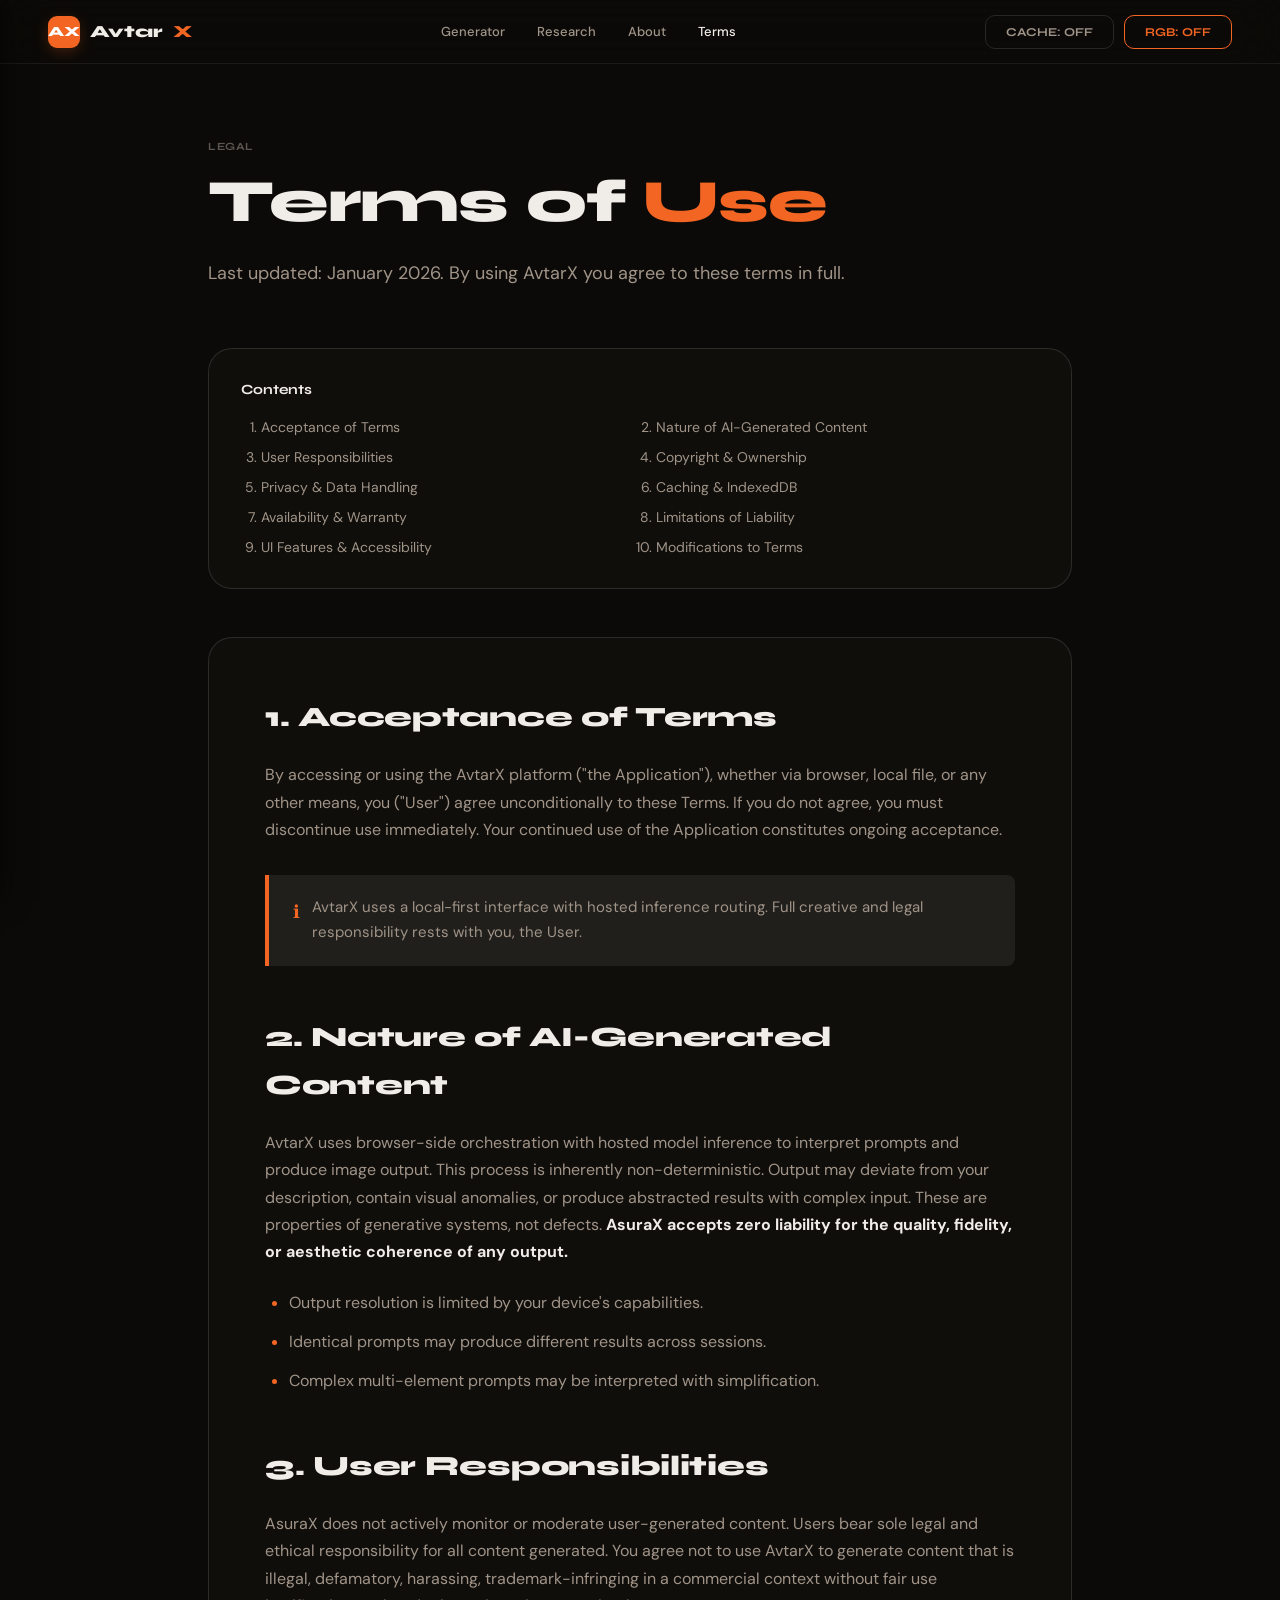
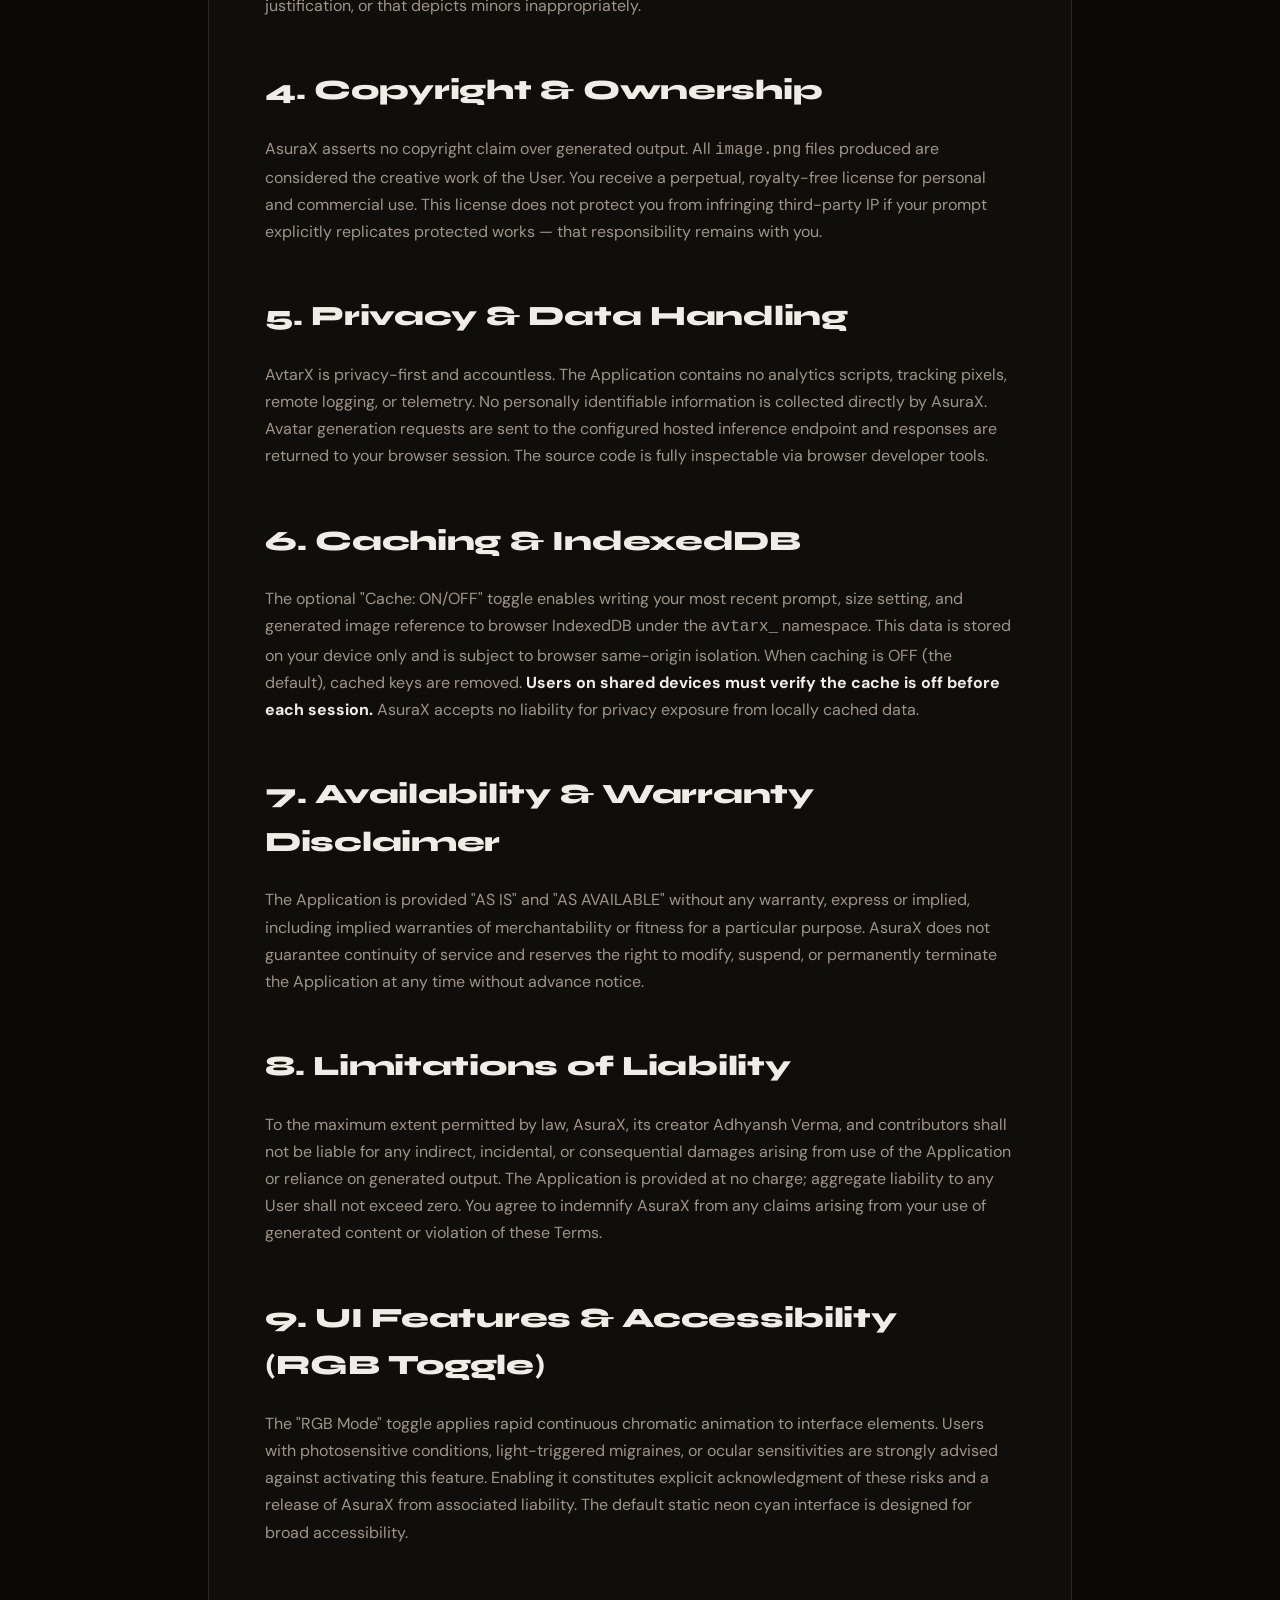
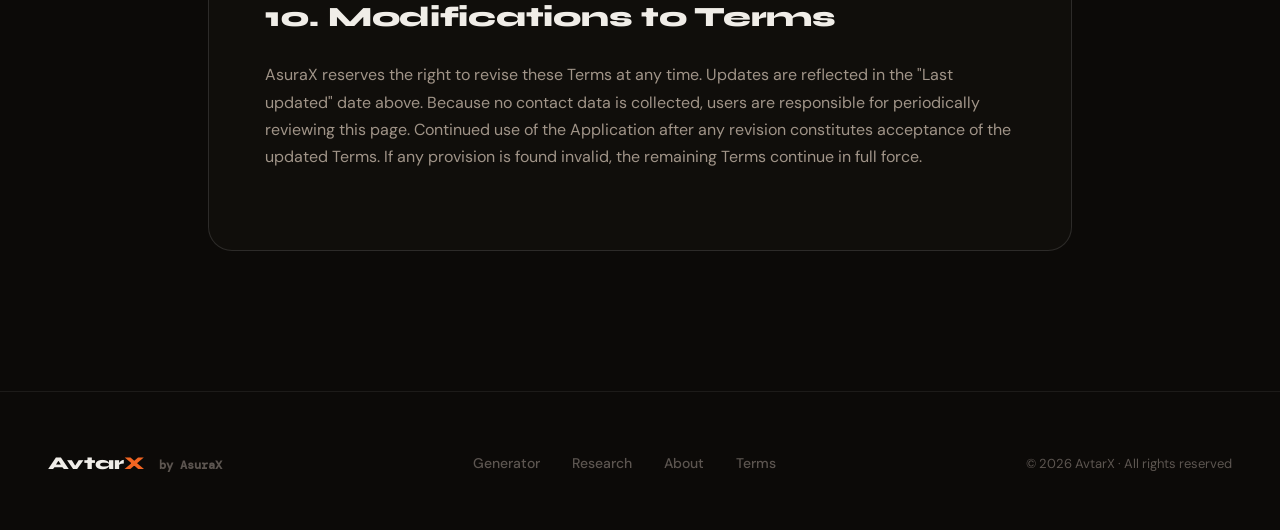
<file: terms.html>
<!DOCTYPE html>
<html lang="en" data-theme="dark">
<head>
  <meta charset="UTF-8">
  <meta name="viewport" content="width=device-width, initial-scale=1.0">
  <title>Terms of Use — AvtarX | AsuraX</title>
  <meta name="description" content="AvtarX Terms of Use: AI-generated content disclaimer, data-handling policy, IndexedDB caching disclosures, commercial use rights, and user responsibilities.">
  <meta name="robots" content="index, follow">
  <link rel="canonical" href="https://avtarx.github.io/terms.html">
  <link rel="preconnect" href="https://fonts.googleapis.com">
  <link rel="preconnect" href="https://fonts.gstatic.com" crossorigin>
  <link href="https://fonts.googleapis.com/css2?family=Syne:wght@400;600;700;800&family=DM+Sans:ital,opsz,wght@0,9..40,300;0,9..40,400;0,9..40,500;0,9..40,600;1,9..40,400&family=DM+Mono:wght@400;500&family=Orbitron:wght@400;600;700;900&display=swap" rel="stylesheet">
  <link rel="manifest" href="manifest.json">
  <link rel="stylesheet" href="css/style.css">
</head>
<body>
  <nav class="nav">
    <a href="index.html" class="nav-logo"><div class="nav-logo-icon">AX</div>Avtar<span style="color:var(--accent)">X</span></a>
    <div class="nav-links">
      <a href="index.html">Generator</a>
      <a href="blogs.html">Research</a>
      <a href="about.html">About</a>
      <a href="terms.html" class="active">Terms</a>
    </div>
    <div class="nav-right">
      <button class="btn btn-ghost" id="cache-toggle">Cache: OFF</button>
      <button class="btn btn-outline" id="rainbow-toggle">RGB: OFF</button>
      <button class="hamburger-btn" id="hamburger-open" aria-label="Open menu" aria-expanded="false" aria-controls="mob-drawer">
        <svg viewBox="0 0 24 24" fill="none" stroke="currentColor" stroke-width="2"><line x1="3" y1="6" x2="21" y2="6"/><line x1="3" y1="12" x2="21" y2="12"/><line x1="3" y1="18" x2="21" y2="18"/></svg>
      </button>
    </div>
  </nav>
  <div class="drawer-overlay" id="drawer-overlay" aria-hidden="true"></div>
  <aside class="mob-drawer" id="mob-drawer" aria-hidden="true">
    <div class="drawer-header">
      <div class="drawer-logo"><div class="nav-logo-icon" style="width:28px;height:28px;font-size:12px;">AX</div> AvtarX</div>
      <button class="drawer-close" id="drawer-close" aria-label="Close menu" aria-expanded="false" aria-controls="mob-drawer"><svg viewBox="0 0 24 24" fill="none" stroke="currentColor" stroke-width="2"><line x1="18" y1="6" x2="6" y2="18"/><line x1="6" y1="6" x2="18" y2="18"/></svg></button>
    </div>
    <div class="drawer-body">
      <a class="drawer-link" href="index.html">Generator</a>
      <a class="drawer-link" href="blogs.html">Research</a>
      <a class="drawer-link" href="about.html">About</a>
      <a class="drawer-link active" href="terms.html">Terms</a>
    </div>
    <div class="drawer-footer">© 2026 AvtarX · AsuraX Hub</div>
  </aside>

  <main class="page-wrap">
    <div class="page-eyebrow">Legal</div>
    <h1 class="page-heading">Terms of <em class="accent-text">Use</em></h1>
    <p class="page-lead">Last updated: January 2026. By using AvtarX you agree to these terms in full.</p>

    <div class="terms-toc">
      <h4>Contents</h4>
      <ol>
        <li><a href="#s1">Acceptance of Terms</a></li>
        <li><a href="#s2">Nature of AI-Generated Content</a></li>
        <li><a href="#s3">User Responsibilities</a></li>
        <li><a href="#s4">Copyright &amp; Ownership</a></li>
        <li><a href="#s5">Privacy &amp; Data Handling</a></li>
        <li><a href="#s6">Caching &amp; IndexedDB</a></li>
        <li><a href="#s7">Availability &amp; Warranty</a></li>
        <li><a href="#s8">Limitations of Liability</a></li>
        <li><a href="#s9">UI Features &amp; Accessibility</a></li>
        <li><a href="#s10">Modifications to Terms</a></li>
      </ol>
    </div>

    <div class="prose-card">
      <h2 id="s1">1. Acceptance of Terms</h2>
      <p>By accessing or using the AvtarX platform ("the Application"), whether via browser, local file, or any other means, you ("User") agree unconditionally to these Terms. If you do not agree, you must discontinue use immediately. Your continued use of the Application constitutes ongoing acceptance.</p>

      <div class="note-box">
        <span class="note-icon">ℹ</span>
        <span>AvtarX uses a local-first interface with hosted inference routing. Full creative and legal responsibility rests with you, the User.</span>
      </div>

      <h2 id="s2">2. Nature of AI-Generated Content</h2>
      <p>AvtarX uses browser-side orchestration with hosted model inference to interpret prompts and produce image output. This process is inherently non-deterministic. Output may deviate from your description, contain visual anomalies, or produce abstracted results with complex input. These are properties of generative systems, not defects. <strong>AsuraX accepts zero liability for the quality, fidelity, or aesthetic coherence of any output.</strong></p>
      <ul>
        <li>Output resolution is limited by your device's capabilities.</li>
        <li>Identical prompts may produce different results across sessions.</li>
        <li>Complex multi-element prompts may be interpreted with simplification.</li>
      </ul>

      <h2 id="s3">3. User Responsibilities</h2>
      <p>AsuraX does not actively monitor or moderate user-generated content. Users bear sole legal and ethical responsibility for all content generated. You agree not to use AvtarX to generate content that is illegal, defamatory, harassing, trademark-infringing in a commercial context without fair use justification, or that depicts minors inappropriately.</p>

      <h2 id="s4">4. Copyright &amp; Ownership</h2>
      <p>AsuraX asserts no copyright claim over generated output. All <code>image.png</code> files produced are considered the creative work of the User. You receive a perpetual, royalty-free license for personal and commercial use. This license does not protect you from infringing third-party IP if your prompt explicitly replicates protected works — that responsibility remains with you.</p>

      <h2 id="s5">5. Privacy &amp; Data Handling</h2>
      <p>AvtarX is privacy-first and accountless. The Application contains no analytics scripts, tracking pixels, remote logging, or telemetry. No personally identifiable information is collected directly by AsuraX. Avatar generation requests are sent to the configured hosted inference endpoint and responses are returned to your browser session. The source code is fully inspectable via browser developer tools.</p>

      <h2 id="s6">6. Caching &amp; IndexedDB</h2>
      <p>The optional "Cache: ON/OFF" toggle enables writing your most recent prompt, size setting, and generated image reference to browser IndexedDB under the <code>avtarx_</code> namespace. This data is stored on your device only and is subject to browser same-origin isolation. When caching is OFF (the default), cached keys are removed. <strong>Users on shared devices must verify the cache is off before each session.</strong> AsuraX accepts no liability for privacy exposure from locally cached data.</p>

      <h2 id="s7">7. Availability &amp; Warranty Disclaimer</h2>
      <p>The Application is provided "AS IS" and "AS AVAILABLE" without any warranty, express or implied, including implied warranties of merchantability or fitness for a particular purpose. AsuraX does not guarantee continuity of service and reserves the right to modify, suspend, or permanently terminate the Application at any time without advance notice.</p>

      <h2 id="s8">8. Limitations of Liability</h2>
      <p>To the maximum extent permitted by law, AsuraX, its creator Adhyansh Verma, and contributors shall not be liable for any indirect, incidental, or consequential damages arising from use of the Application or reliance on generated output. The Application is provided at no charge; aggregate liability to any User shall not exceed zero. You agree to indemnify AsuraX from any claims arising from your use of generated content or violation of these Terms.</p>

      <h2 id="s9">9. UI Features &amp; Accessibility (RGB Toggle)</h2>
      <p>The "RGB Mode" toggle applies rapid continuous chromatic animation to interface elements. Users with photosensitive conditions, light-triggered migraines, or ocular sensitivities are strongly advised against activating this feature. Enabling it constitutes explicit acknowledgment of these risks and a release of AsuraX from associated liability. The default static neon cyan interface is designed for broad accessibility.</p>

      <h2 id="s10">10. Modifications to Terms</h2>
      <p>AsuraX reserves the right to revise these Terms at any time. Updates are reflected in the "Last updated" date above. Because no contact data is collected, users are responsible for periodically reviewing this page. Continued use of the Application after any revision constitutes acceptance of the updated Terms. If any provision is found invalid, the remaining Terms continue in full force.</p>
    </div>
  </main>

  <footer class="footer">
    <div class="footer-inner">
      <div class="footer-brand">Avtar<span>X</span> <span style="color:var(--text-3);font-size:12px;font-family:var(--font-m);margin-left:8px;">by AsuraX</span></div>
      <nav class="footer-links">
        <a href="index.html">Generator</a>
        <a href="blogs.html">Research</a>
        <a href="about.html">About</a>
        <a href="terms.html">Terms</a>
      </nav>
      <div class="footer-copy">© <span id="yr"></span> AvtarX · All rights reserved</div>
    </div>
  </footer>
  <script type="module" src="js/app.js"></script>
  <script>document.getElementById('yr').textContent = new Date().getFullYear();</script>
</body>
</html>
</file>
<file: css/style.css>
/* ============================================================
   AvtarX — Enterprise Design System v3.0
   AsuraX Tools Hub | By Adhyansh Verma
   ============================================================ */

@import url('https://fonts.googleapis.com/css2?family=Syne:wght@400;600;700;800&family=DM+Sans:ital,opsz,wght@0,9..40,300;0,9..40,400;0,9..40,500;0,9..40,600;1,9..40,400&family=DM+Mono:wght@400;500&display=swap');

/* == TOKENS (RupaX Enterprise Pattern) == */
:root {
  /* Backgrounds */
  --bg:         #0c0a08;
  --bg2:        #100e0b;

  /* Surfaces */
  --surface:    rgba(255, 255, 255, 0.04);
  --surface2:   rgba(255, 255, 255, 0.07);

  /* Borders */
  --border:     rgba(255, 255, 255, 0.07);
  --border-mid: rgba(255, 255, 255, 0.12);

  /* Text */
  --text-1:     #f0ede8;
  --text-2:     #a09488;
  --text-3:     #5c5550;

  /* Accent — Professional Burnt Orange */
  --accent:       #f26522;
  --accent-h:     #ff7a35;
  --accent-dim:   rgba(242, 101, 34, 0.14);
  --accent-glow:  rgba(242, 101, 34, 0.22);
  --accent2:      #e85010;

  /* Status */
  --green:      #22c55e;
  --red:        #ef4444;

  /* Typography */
  --font-h:     'Syne', sans-serif;
  --font-b:     'DM Sans', sans-serif;
  --font-m:     'DM Mono', monospace;

  /* Motion */
  --ease:       cubic-bezier(.4, 0, .2, 1);
  --t:          0.18s;
  --t2:         0.3s;

  /* Shape */
  --r:          14px;
  --rl:         24px;
}

/* ============================================================
   RESET
   ============================================================ */
*, ::before, ::after { box-sizing: border-box; margin: 0; padding: 0; }
html { scroll-behavior: smooth; }
body {
  font-family: var(--font-b);
  background: var(--bg);
  color: var(--text-2);
  overflow-x: hidden;
  -webkit-font-smoothing: antialiased;
}
a { text-decoration: none; color: inherit; }
img { display: block; max-width: 100%; }

/* ============================================================
   RAINBOW FEATURE (Maintains the toggle logic seamlessly)
   ============================================================ */
@keyframes rainbow-color {
  0%   { color: #ff0055; }
  16%  { color: #ff7700; }
  33%  { color: #ffee00; }
  50%  { color: #00ff88; }
  66%  { color: #00c8ff; }
  83%  { color: #9d4edd; }
  100% { color: #ff0055; }
}
@keyframes rainbow-glow-text {
  0%   { color:#ff0055; text-shadow: 0 0 18px rgba(255,0,85,0.4); }
  16%  { color:#ff7700; text-shadow: 0 0 18px rgba(255,119,0,0.4); }
  33%  { color:#ffee00; text-shadow: 0 0 18px rgba(255,238,0,0.4); }
  50%  { color:#00ff88; text-shadow: 0 0 18px rgba(0,255,136,0.4); }
  66%  { color:#00c8ff; text-shadow: 0 0 18px rgba(0,200,255,0.4); }
  83%  { color:#9d4edd; text-shadow: 0 0 18px rgba(157,78,221,0.4); }
  100% { color:#ff0055; text-shadow: 0 0 18px rgba(255,0,85,0.4); }
}
.rainbow-mode-text {
  animation: rainbow-glow-text 4s linear infinite !important;
}

/* ============================================================
   SCROLLBAR
   ============================================================ */
::-webkit-scrollbar { width: 4px; }
::-webkit-scrollbar-track { background: transparent; }
::-webkit-scrollbar-thumb { background: rgba(255,255,255,0.1); border-radius: 4px; }

/* ============================================================
   NAVIGATION
   ============================================================ */
.nav {
  position: fixed;
  top: 0; left: 0; right: 0;
  z-index: 500;
  height: 64px;
  display: flex;
  align-items: center;
  justify-content: space-between;
  padding: 0 48px;
  background: rgba(12, 10, 8, 0.8);
  backdrop-filter: blur(24px) saturate(1.2);
  border-bottom: 1px solid var(--border);
}

.nav-logo {
  display: flex;
  align-items: center;
  gap: 10px;
  font-family: var(--font-h);
  font-weight: 800;
  font-size: 17px;
  color: var(--text-1);
}
.nav-logo-icon {
  width: 32px; height: 32px;
  border-radius: 9px;
  display: grid; place-items: center;
  background: var(--accent);
  color: #fff;
  font-size: 14px;
  font-weight: 800;
  box-shadow: 0 4px 14px var(--accent-glow);
  transition: background var(--t2), box-shadow var(--t2);
}
.nav-logo:hover .nav-logo-icon { transform: scale(1.05); }

.nav-links { display: flex; align-items: center; gap: 32px; }
.nav-links a {
  font-size: 13px;
  font-weight: 500;
  color: var(--text-2);
  transition: color var(--t);
}
.nav-links a:hover, .nav-links a.active { color: var(--text-1); }

.nav-right { display: flex; align-items: center; gap: 10px; }

/* Mobile hamburger */
.hamburger-btn {
  display: none;
  width: 36px; height: 36px;
  background: var(--surface);
  border: 1px solid var(--border-mid);
  border-radius: 9px;
  place-items: center;
  cursor: pointer;
  color: var(--text-2);
  transition: all var(--t);
  flex-shrink: 0;
}
.hamburger-btn:hover { color: var(--text-1); border-color: var(--border-mid); }
.hamburger-btn svg { width: 18px; height: 18px; }

/* Drawer */
.drawer-overlay {
  position: fixed; inset: 0;
  background: rgba(0,0,0,.6);
  backdrop-filter: blur(4px);
  z-index: 899;
  display: none;
}
.drawer-overlay.open { display: block; }

.mob-drawer {
  position: fixed; top: 0; left: 0; bottom: 0;
  width: 280px;
  background: var(--bg);
  border-right: 1px solid var(--border-mid);
  z-index: 900;
  transform: translateX(-100%);
  transition: transform .3s var(--ease);
  display: flex; flex-direction: column;
  box-shadow: 4px 0 24px rgba(0, 0, 0, .5);
}
.mob-drawer.open { transform: translateX(0); }

.drawer-header {
  display: flex; align-items: center; justify-content: space-between;
  padding: 18px 18px 14px;
  border-bottom: 1px solid var(--border);
}
.drawer-logo {
  font-family: var(--font-h); font-size: 18px; font-weight: 800;
  color: var(--text-1); display: flex; align-items: center; gap: 9px;
}
.drawer-close {
  width: 32px; height: 32px; background: var(--surface); border: 1px solid var(--border);
  border-radius: 8px; display: grid; place-items: center; cursor: pointer; color: var(--text-2);
}
.drawer-close:hover { color: var(--text-1); background: var(--surface2); }
.drawer-close svg { width: 13px; height: 13px; }

.drawer-body { flex: 1; padding: 16px; display: flex; flex-direction: column; gap: 4px; }
.drawer-link {
  display: flex; align-items: center; gap: 12px; padding: 12px 14px;
  border-radius: 10px; font-family: var(--font-h); font-size: 13px; font-weight: 600;
  color: var(--text-2); text-decoration: none; transition: all var(--t);
}
.drawer-link:hover, .drawer-link.active { background: var(--surface); color: var(--text-1); }

.drawer-footer {
  padding: 14px 16px; border-top: 1px solid var(--border);
  font-size: 11px; color: var(--text-3); text-align: center; font-family: var(--font-m);
}

@media (max-width: 768px) {
  .nav { padding: 0 20px; }
  .nav-links { display: none; }
  .hamburger-btn { display: grid; }
  #cache-toggle, #rainbow-toggle { display: none; }
}

/* ============================================================
   BUTTONS
   ============================================================ */
.btn {
  display: inline-flex; align-items: center; gap: 7px;
  padding: 9px 20px; border-radius: 10px;
  font-size: 12px; font-weight: 700; text-transform: uppercase;
  font-family: var(--font-h); cursor: pointer; border: none;
  transition: all var(--t2) var(--ease); white-space: nowrap;
}
.btn svg { width: 14px; height: 14px; flex-shrink: 0; }

.btn-primary {
  background: var(--accent);
  color: #fff;
  box-shadow: 0 4px 14px var(--accent-glow);
}
.btn-primary:hover {
  background: var(--accent-h);
  box-shadow: 0 6px 22px rgba(242, 101, 34, .4);
  transform: translateY(-1px);
}
.btn-ghost {
  background: transparent;
  color: var(--text-2);
  border: 1px solid var(--border-mid);
}
.btn-ghost:hover { border-color: rgba(255,255,255,0.22); color: var(--text-1); }
.btn-outline {
  background: transparent; border: 1px solid var(--accent); color: var(--accent);
}
.btn-outline:hover { background: var(--accent-dim); }

.btn-lg { padding: 13px 30px; font-size: 13px; border-radius: 12px; }
.btn-full { width: 100%; justify-content: center; }

/* ============================================================
   HERO — INDEX PAGE (Enterprise Look)
   ============================================================ */
.hero {
  position: relative;
  min-height: 90vh;
  padding: 160px 48px 80px;
  display: flex;
  justify-content: center;
  align-items: center;
  text-align: center;
}

/* Subtle background aura */
.hero-bg {
  position: absolute; inset: 0; z-index: 1; pointer-events: none;
  background: radial-gradient(ellipse 60% 50% at 50% 0, rgba(242, 101, 34, 0.05) 0, transparent 100%);
}

.hero-content {
  position: relative;
  z-index: 2;
  max-width: 860px;
  width: 100%;
}

.hero-badge {
  display: inline-flex; align-items: center; gap: 8px;
  background: var(--surface2);
  border: 1px solid var(--border);
  border-radius: 100px;
  padding: 6px 14px;
  font-family: var(--font-h);
  font-size: 10px; font-weight: 700; text-transform: uppercase;
  color: var(--text-1);
  margin-bottom: 24px;
}
.hero-badge-dot {
  width: 6px; height: 6px; border-radius: 50%;
  background: var(--green);
  box-shadow: 0 0 6px rgba(34, 197, 94, 0.4);
}

.hero-title {
  font-family: var(--font-h);
  font-size: clamp(40px, 6vw, 76px);
  font-weight: 800;
  line-height: 1.05;
  letter-spacing: -0.02em;
  color: var(--text-1);
  margin-bottom: 24px;
}
.accent-text {
  font-style: normal;
  color: var(--accent);
}
.rainbow-text {
  color: var(--accent);
}

.hero-desc {
  font-size: clamp(15px, 1.8vw, 18px);
  line-height: 1.6;
  color: var(--text-2);
  max-width: 660px;
  margin: 0 auto 40px;
}

.hero-actions {
  display: flex; align-items: center; justify-content: center; gap: 14px; flex-wrap: wrap;
}

.proof-strip {
  display: flex; align-items: center; justify-content: center; gap: 28px; flex-wrap: wrap;
  margin-top: 48px;
}
.proof-item {
  display: flex; align-items: center; gap: 8px;
  font-size: 13px; color: var(--text-3); font-weight: 500;
}
.proof-item svg { width: 16px; height: 16px; color: var(--green); flex-shrink: 0; }

/* ============================================================
   GENERATOR BOX
   ============================================================ */
.generator-section {
  position: relative;
  z-index: 2;
  max-width: 760px;
  margin: -40px auto 100px;
}

.gen-section-head {
  margin-bottom: 40px;
  text-align: center;
}

.generator-box {
  background: var(--bg2);
  border: 1px solid var(--border-mid);
  border-radius: var(--rl);
  padding: 40px;
  box-shadow: 0 20px 40px rgba(0,0,0,0.4);
  text-align: left;
}

.gen-header {
  display: flex; align-items: center; gap: 12px;
  margin-bottom: 32px;
  padding-bottom: 24px;
  border-bottom: 1px solid var(--border);
}
.gen-header-icon {
  width: 36px; height: 36px;
  background: var(--surface2);
  border-radius: 9px;
  display: grid; place-items: center;
  color: var(--accent); font-size: 16px;
}
.gen-header-title {
  font-family: var(--font-h); font-size: 14px; font-weight: 700; color: var(--text-1);
  text-transform: uppercase; letter-spacing: 0.05em;
}
.gen-header-sub { font-size: 12px; color: var(--text-3); margin-top: 4px; }

/* Input groups */
.input-group { margin-bottom: 24px; }
.input-group-compact { margin-bottom: 0; }
.input-group-align-end { display: flex; flex-direction: column; justify-content: flex-end; }
.prompt-head {
  display: flex;
  align-items: center;
  justify-content: space-between;
  gap: 12px;
}
.input-group label {
  display: flex; align-items: center; gap: 6px;
  font-family: var(--font-h); font-size: 13px; font-weight: 700;
  color: var(--text-1); margin-bottom: 10px;
}
.input-group label .required { color: var(--accent); }
.prompt-clear-btn {
  padding: 7px 12px;
  font-size: 10px;
  margin-bottom: 10px;
}

.input-field {
  width: 100%;
  background: rgba(0,0,0,0.2);
  border: 1px solid var(--border);
  color: var(--text-1);
  font-family: var(--font-b); font-size: 14px;
  padding: 14px 16px;
  border-radius: var(--r);
  outline: none;
  transition: border-color var(--t);
  resize: vertical;
  word-wrap: break-word;
  white-space: pre-wrap;
  overflow-wrap: break-word;
}
.input-field:focus { border-color: var(--accent); }
.input-field option { background: var(--bg2); }

/* Advanced Inputs */
.range-wrap {
  display: flex; align-items: center; gap: 12px;
}
.range-wrap input[type="range"] {
  -webkit-appearance: none;
  appearance: none;
  width: 100%;
  height: 6px;
  border-radius: 999px;
  background: linear-gradient(90deg, rgba(242, 101, 34, 0.7) 0%, rgba(242, 101, 34, 0.2) 100%);
  border: 1px solid var(--border-mid);
  cursor: pointer;
}
.range-wrap input[type="range"]::-webkit-slider-thumb {
  -webkit-appearance: none;
  appearance: none;
  width: 16px;
  height: 16px;
  border-radius: 50%;
  background: var(--accent);
  border: 2px solid #1c150f;
  box-shadow: 0 0 0 4px rgba(242, 101, 34, 0.24);
}
.range-wrap input[type="range"]::-webkit-slider-runnable-track {
  height: 6px;
  border-radius: 999px;
}
.range-wrap span { font-family: var(--font-m); font-size: 13px; color: var(--text-2); width: 24px; text-align: right; }

.checkbox-wrap {
  display: inline-flex; align-items: center; gap: 8px; cursor: pointer;
  font-family: var(--font-b); font-size: 13px; color: var(--text-2);
}
.checkbox-wrap-tight { margin-bottom: 0; }
.checkbox-wrap input[type="checkbox"] {
  width: 18px; height: 18px; accent-color: var(--accent);
  cursor: pointer;
}
.seed-row {
  display: flex;
  justify-content: space-between;
  align-items: center;
}
.seed-input {
  width: 100px;
  padding: 6px 12px;
  margin-left: 12px;
}
.steps-value {
  color: var(--text-3);
  font-weight: 400;
  margin-left: 4px;
}

/* Example Prompts */
.example-prompts {
  display: flex; flex-wrap: wrap; gap: 8px; margin-top: 10px;
}
.ex-prompt {
  font-family: var(--font-b); font-size: 11px; font-weight: 500;
  padding: 4px 10px; border-radius: 6px;
  background: var(--surface); border: 1px dashed var(--border-mid);
  color: var(--text-3); cursor: pointer; transition: all var(--t);
}
.ex-prompt:hover {
  background: var(--surface2); color: var(--text-1); border-color: var(--accent-dim);
}

.input-row { display: grid; grid-template-columns: 1fr 1fr; gap: 20px; }
.input-row-advanced { margin-top: 20px; }

/* Style pills */
.style-pills { display: flex; flex-wrap: wrap; gap: 8px; }
.style-pill {
  padding: 8px 16px; border-radius: 100px;
  font-size: 12px; font-weight: 500;
  border: 1px solid var(--border-mid); color: var(--text-2);
  cursor: pointer; transition: all var(--t);
  background: transparent; user-select: none;
}
.style-pill:hover { border-color: rgba(255,255,255,0.2); color: var(--text-1); }
.style-pill.active {
  background: var(--surface2); border-color: var(--text-3); color: var(--text-1);
}

/* Generate button */
.gen-btn {
  width: 100%; margin-top: 12px;
  background: var(--accent); color: #fff; border: none;
  padding: 16px; border-radius: var(--r);
  font-family: var(--font-h); font-size: 14px; font-weight: 700; text-transform: uppercase;
  cursor: pointer; transition: all var(--t2) var(--ease);
}
.gen-btn:hover { background: var(--accent-h); transform: translateY(-1px); }
.gen-btn.loading { opacity: .7; cursor: not-allowed; transform: none; }

/* Result */
.result-panel {
  margin-top: 32px; padding: 32px;
  background: rgba(0,0,0,0.2);
  border: 1px solid var(--border-mid);
  border-radius: var(--r);
  display: none;
}
.result-img-wrap {
  position: relative; border-radius: 12px; overflow: hidden;
  border: 1px solid var(--border);
  width: 100%; margin: 20px 0;
}
.result-img-wrap img { width: 100%; display: block; }
.result-actions { display: flex; gap: 12px; flex-wrap: wrap; }
.result-status {
  font-family: var(--font-m);
  font-size: 10px;
  letter-spacing: .12em;
  text-transform: uppercase;
  color: var(--green);
}

/* ============================================================
   SECTION TITLES
   ============================================================ */
.section-tag {
  display: inline-flex; align-items: center; gap: 7px;
  background: var(--surface2); border: 1px solid var(--border);
  border-radius: 100px; padding: 6px 14px;
  font-family: var(--font-h); font-size: 10px; font-weight: 700; text-transform: uppercase;
  color: var(--text-1); margin-bottom: 20px;
}
.section-tag .dot { width: 6px; height: 6px; border-radius: 50%; background: var(--accent); }

.section-title {
  font-family: var(--font-h); font-size: clamp(32px, 4vw, 48px); font-weight: 800;
  color: var(--text-1); line-height: 1.1; margin-bottom: 16px; letter-spacing: -0.01em;
}
.section-subtitle { font-size: 16px; line-height: 1.6; color: var(--text-2); max-width: 600px; margin-bottom: 60px; }

/* ============================================================
   FEATURES GRID
   ============================================================ */
.features-section { padding: 80px 48px 120px; }
.features-grid { display: grid; grid-template-columns: repeat(auto-fit, minmax(300px, 1fr)); gap: 24px; }
.feature-card {
  background: var(--bg2);
  border: 1px solid var(--border-mid);
  border-radius: var(--rl);
  padding: 40px;
  transition: border-color var(--t2), transform var(--t2);
}
.feature-card:hover { border-color: rgba(255,255,255,0.2); transform: translateY(-4px); }
.feature-icon {
  width: 48px; height: 48px;
  background: var(--surface2); border-radius: 12px;
  display: grid; place-items: center;
  color: var(--accent); margin-bottom: 24px;
}
.feature-icon svg { width: 24px; height: 24px; }
.feature-name {
  font-family: var(--font-h); font-size: 18px; font-weight: 700;
  color: var(--text-1); margin-bottom: 12px;
}
.feature-desc { font-size: 14px; line-height: 1.6; color: var(--text-2); }

/* ============================================================
   STEPS
   ============================================================ */
.steps-section { padding: 40px 48px 120px; }
.steps-grid { display: grid; grid-template-columns: repeat(auto-fit, minmax(220px, 1fr)); gap: 24px; margin-top: 60px; }
.step-card {
  padding: 32px 24px; text-align: center;
  background: var(--bg2); border: 1px solid var(--border-mid); border-radius: var(--rl);
}
.step-num {
  width: 48px; height: 48px; border-radius: 50%;
  background: var(--surface2); border: 1px solid var(--border);
  display: flex; align-items: center; justify-content: center;
  font-family: var(--font-h); font-weight: 800; font-size: 16px;
  color: var(--text-1); margin: 0 auto 20px;
}
.step-title { font-family: var(--font-h); font-size: 15px; font-weight: 700; color: var(--text-1); margin-bottom: 10px; }
.step-desc { font-size: 13px; line-height: 1.6; color: var(--text-2); }

/* ============================================================
   CTA
   ============================================================ */
.cta-section { padding: 40px 48px 120px; text-align: center; }
.cta-box {
  max-width: 800px; margin: 0 auto;
  background: var(--bg2); border: 1px solid var(--border-mid);
  border-radius: var(--rl); padding: 80px 48px;
}
.cta-text {
  color: var(--text-2);
  font-size: 15px;
  line-height: 1.7;
  max-width: 480px;
  margin: 0 auto 32px;
}

/* ============================================================
   PAGE LAYOUT (Inner Pages)
   ============================================================ */
.page-wrap {
  position: relative; z-index: 2;
  max-width: 960px; margin: 0 auto;
  padding: 140px 48px 80px;
}
.page-eyebrow {
  font-family: var(--font-h); font-size: 11px; font-weight: 700; text-transform: uppercase;
  color: var(--text-3); margin-bottom: 16px; letter-spacing: 0.05em;
}
.page-heading {
  font-family: var(--font-h); font-size: clamp(36px, 5vw, 60px); font-weight: 800;
  color: var(--text-1); line-height: 1.1; margin-bottom: 24px; letter-spacing: -0.02em;
}
.page-lead {
  font-size: 18px; line-height: 1.6; color: var(--text-2);
  max-width: 700px; margin-bottom: 60px;
}

/* Prose (Articles, Terms, About) */
.prose-card {
  background: var(--bg2);
  border: 1px solid var(--border-mid);
  border-radius: var(--rl);
  padding: 56px;
  line-height: 1.7;
}
.prose-card p { margin-bottom: 24px; color: var(--text-2); font-size: 16px; }
.prose-card h2 {
  font-family: var(--font-h); font-size: 28px; font-weight: 800;
  color: var(--text-1); margin: 48px 0 20px; letter-spacing: -0.01em;
}
.prose-card h2:first-child { margin-top: 0; }
.prose-card h3 {
  font-family: var(--font-h); font-size: 20px; font-weight: 700;
  color: var(--text-1); margin: 36px 0 16px;
}
.prose-card strong { color: var(--text-1); }
.prose-card ul { padding-left: 24px; margin-bottom: 24px; }
.prose-card ul li { margin-bottom: 12px; color: var(--text-2); font-size: 16px; }
.prose-card ul li::marker { color: var(--accent); }
.prose-card a { color: var(--accent); text-decoration: underline; transition: color var(--t); }
.prose-card a:hover { color: var(--accent-h); }

.note-box {
  background: var(--surface2);
  border-left: 4px solid var(--accent);
  border-radius: 0 8px 8px 0; padding: 20px 24px;
  font-size: 15px; color: var(--text-2);
  margin: 32px 0; display: flex; gap: 12px; align-items: flex-start;
}
.note-icon { color: var(--accent); font-size: 18px; margin-top: 2px; }

/* ============================================================
   BLOGS
   ============================================================ */
.blog-grid { display: grid; grid-template-columns: repeat(auto-fill, minmax(320px, 1fr)); gap: 24px; margin-top: 40px; }
.blog-card {
  background: var(--bg2); border: 1px solid var(--border-mid); border-radius: var(--rl);
  display: flex; flex-direction: column; overflow: hidden; transition: all var(--t2);
}
.blog-card:hover { border-color: rgba(255,255,255,0.2); transform: translateY(-4px); }
.blog-card-thumb { height: 200px; background: var(--surface); position: relative; display: grid; place-items: center; border-bottom: 1px solid var(--border); }
.blog-card-thumb-inner { font-size: 48px; opacity: 0.3; }
.blog-card-body { padding: 32px; flex: 1; display: flex; flex-direction: column; }
.blog-tag {
  display: inline-block; padding: 4px 12px; border-radius: 100px;
  background: var(--surface2); border: 1px solid var(--border);
  font-family: var(--font-h); font-size: 10px; font-weight: 700; text-transform: uppercase;
  color: var(--text-1); margin-bottom: 16px; width: fit-content;
}
.blog-title {
  font-family: var(--font-h); font-size: 20px; font-weight: 700;
  color: var(--text-1); line-height: 1.3; margin-bottom: 12px;
}
.blog-excerpt { font-size: 15px; line-height: 1.6; color: var(--text-2); flex: 1; }
.blog-meta {
  display: flex; align-items: center; gap: 12px;
  font-family: var(--font-m); font-size: 12px; color: var(--text-3);
  padding-top: 20px; margin-top: 20px; border-top: 1px solid var(--border);
}
.blog-meta-dot { width: 4px; height: 4px; border-radius: 50%; background: var(--border-mid); }
.blog-read-more {
  display: inline-flex; align-items: center; gap: 8px;
  font-family: var(--font-h); font-size: 13px; font-weight: 700;
  color: var(--text-1); margin-top: 24px; text-decoration: none !important;
}
.blog-read-more:hover { color: var(--accent); }

/* ============================================================
   ABOUT PAGE
   ============================================================ */
.about-stat-grid { display: grid; grid-template-columns: repeat(auto-fit, minmax(180px, 1fr)); gap: 24px; margin: 48px 0; }
.stat-card { background: var(--bg2); border: 1px solid var(--border-mid); border-radius: var(--rl); padding: 32px; text-align: center; }
.stat-value { font-family: var(--font-h); font-size: 40px; font-weight: 800; color: var(--text-1); margin-bottom: 8px; }
.stat-label { font-size: 13px; font-weight: 500; color: var(--text-3); }

.creator-card {
  background: var(--bg2); border: 1px solid var(--border-mid); border-radius: var(--rl);
  padding: 48px; display: flex; gap: 32px; align-items: center; margin: 48px 0;
}
.creator-avatar {
  width: 80px; height: 80px; border-radius: 50%;
  background: var(--surface2); display: grid; place-items: center;
  font-family: var(--font-h); font-size: 28px; font-weight: 800; color: var(--text-1);
  flex-shrink: 0;
}
.creator-info { flex: 1; }
.creator-name { font-family: var(--font-h); font-size: 24px; font-weight: 800; color: var(--text-1); margin-bottom: 8px; }
.creator-role { font-size: 14px; font-weight: 500; color: var(--text-3); margin-bottom: 12px; }
.creator-bio { font-size: 15px; line-height: 1.6; color: var(--text-2); }

/* ============================================================
   TERMS
   ============================================================ */
.terms-toc {
  background: var(--bg2); border: 1px solid var(--border-mid);
  border-radius: var(--rl); padding: 32px; margin-bottom: 48px;
}
.terms-toc h4 { font-family: var(--font-h); font-size: 14px; font-weight: 700; color: var(--text-1); margin-bottom: 20px; }
.terms-toc ol { padding-left: 20px; display: grid; grid-template-columns: 1fr 1fr; gap: 12px; }
.terms-toc li { font-size: 14px; color: var(--text-2); }
.terms-toc a { color: var(--text-2); text-decoration: none; }
.terms-toc a:hover { color: var(--text-1); }

/* ============================================================
   DOWNLOAD
   ============================================================ */
.ad-slot {
  background: var(--bg2); border: 1px dashed var(--border-mid);
  border-radius: var(--rl); height: 250px;
  display: grid; place-items: center; color: var(--text-3); font-size: 13px;
  margin: 40px 0;
}

/* ============================================================
   FOOTER
   ============================================================ */
.footer {
  border-top: 1px solid var(--border); padding: 60px 48px; margin-top: 60px;
}
.footer-inner {
  max-width: 1200px; margin: 0 auto; display: flex; align-items: center; justify-content: space-between; flex-wrap: wrap; gap: 32px;
}
.footer-brand { font-family: var(--font-h); font-size: 18px; font-weight: 800; color: var(--text-1); }
.footer-brand span { color: var(--accent); }
.footer-links { display: flex; gap: 32px; }
.footer-links a { font-size: 14px; font-weight: 500; color: var(--text-3); transition: color var(--t); }
.footer-links a:hover { color: var(--text-1); }
.footer-copy { font-size: 13px; color: var(--text-3); }

/* ============================================================
   RESPONSIVE
   ============================================================ */
@media (max-width: 768px) {
  .hero { padding: 120px 24px 60px; }
  .features-section, .steps-section, .cta-section { padding-left: 24px; padding-right: 24px; }
  .page-wrap { padding: 120px 24px 60px; }
  .prose-card { padding: 32px; }
  .creator-card { flex-direction: column; text-align: center; padding: 32px; }
  .terms-toc ol { grid-template-columns: 1fr; }
  .footer { padding: 48px 24px; }
  .footer-inner { flex-direction: column; text-align: center; }
  .input-row { grid-template-columns: 1fr; }
}

/* ============================================================
   RANDOM POPUP
   ============================================================ */
.random-popup-overlay {
  position: fixed; inset: 0;
  background: rgba(0,0,0,0.8);
  backdrop-filter: blur(8px);
  -webkit-backdrop-filter: blur(8px);
  z-index: 1000;
  display: flex;
  align-items: center;
  justify-content: center;
  opacity: 0;
  pointer-events: none;
  transition: opacity 0.4s var(--ease);
}
.random-popup-overlay.show {
  opacity: 1;
  pointer-events: auto;
}
.random-popup-box {
  background: var(--bg2);
  border: 1px solid var(--border-mid);
  border-radius: var(--rl);
  padding: 48px 40px;
  max-width: 460px;
  width: 90%;
  text-align: center;
  transform: translateY(20px);
  transition: transform 0.4s var(--ease);
  box-shadow: 0 20px 40px rgba(0,0,0,0.6);
}
.random-popup-overlay.show .random-popup-box {
  transform: translateY(0);
}
.random-popup-icon {
  width: 56px; height: 56px;
  background: var(--surface2);
  border-radius: 50%;
  display: flex; align-items: center; justify-content: center;
  color: var(--accent);
  margin: 0 auto 24px;
}
.random-popup-title {
  font-family: var(--font-h);
  font-size: 24px; font-weight: 800;
  color: var(--text-1); margin-bottom: 12px;
}
.random-popup-desc {
  font-size: 15px; color: var(--text-2); line-height: 1.6; margin-bottom: 32px;
}
.random-popup-actions {
  display: flex; gap: 12px; justify-content: center; flex-wrap: wrap;
}
.random-popup-actions .btn { font-size: 12px; padding: 12px 24px; }
</file>
